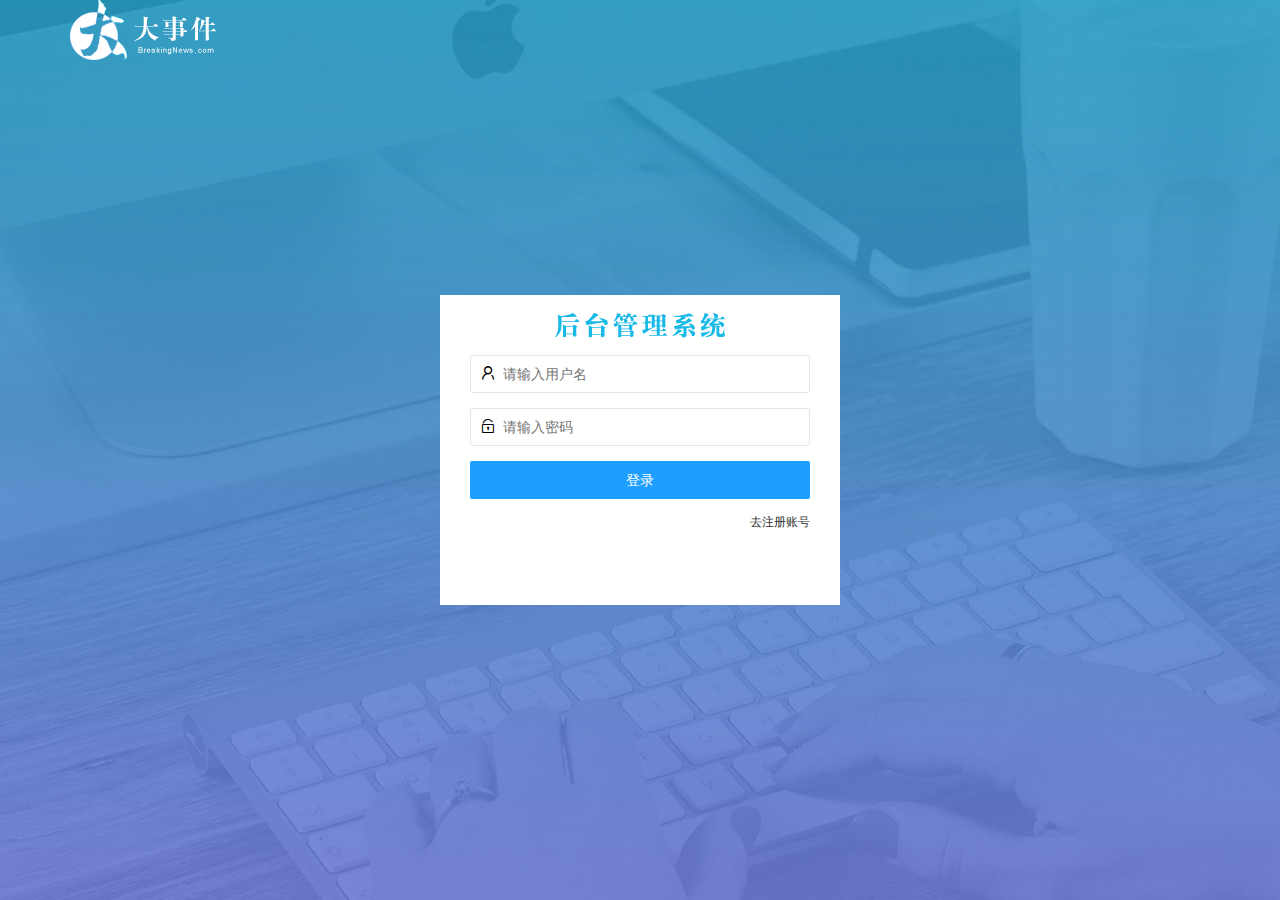
<file: login.html>
<!DOCTYPE html>
<html lang="en">

<head>
    <meta charset="UTF-8">
    <meta name="viewport" content="width=device-width, initial-scale=1.0">
    <title>大事件-登入-注册</title>
    <!-- 导入 layUi 的样式 -->
    <link rel="stylesheet" href="/assets/lib/layui/css/layui.css">
    <!-- 导入自己的样式 -->
    <link rel="stylesheet" href="/assets/css/login.css">

</head>

<body>
    <!-- 头部的 Logo 区域 -->
    <div class="layui-main">
        <img src="/assets/images/logo.png" alt="" />
    </div>

    <!-- 登录注册区域 -->
    <div class="loginAndRegBox">
        <div class="title-box"></div>

        <!-- 登录的div -->
        <div class="login-box">
            <!-- 登录的表单 -->
            <form class="layui-form" id="form_login">
                <!-- 用户名 -->
                <div class="layui-form-item">
                    <i class="layui-icon layui-icon-username"></i>
                    <input type="text" name="username" required lay-verify="required|pwd" placeholder="请输入用户名"
                        autocomplete="off" class="layui-input" />
                </div>
                <!-- 密码 -->
                <div class="layui-form-item">
                    <i class="layui-icon layui-icon-password"></i>
                    <input type="password" name="password" required lay-verify="required|pwd" placeholder="请输入密码"
                        autocomplete="off" class="layui-input" />
                </div>
                <!-- 登录按钮 -->
                <div class="layui-form-item">
                    <!-- 注意：表单提交按钮和普通按钮的区别，就是 lay-submit 属性 -->
                    <button class="layui-btn layui-btn-fluid layui-btn-normal" lay-submit>登录</button>
                </div>
                <div class="layui-form-item links">
                    <a href="javascript:;" id="link_reg">去注册账号</a>
                </div>
            </form>
        </div>
        <!-- 注册的div -->
        <div class="reg-box">
            <!-- 注册的表单 -->
            <form class="layui-form" id="form_reg">
                <!-- 用户名 -->
                <div class="layui-form-item">
                    <i class="layui-icon layui-icon-username"></i>
                    <input type="text" name="username" required lay-verify="required" placeholder="请输入用户名"
                        autocomplete="off" class="layui-input" />
                </div>
                <!-- 密码 -->
                <div class="layui-form-item">
                    <i class="layui-icon layui-icon-password"></i>
                    <input type="password" name="password" required lay-verify="required|pwd" placeholder="请输入密码"
                        autocomplete="off" class="layui-input" />
                </div>
                <!-- 再次输入密码 -->
                <div class="layui-form-item">
                    <i class="layui-icon layui-icon-password"></i>
                    <input type="password" name="password" required lay-verify="required|pwd|repwd" placeholder="请输入密码"
                        autocomplete="off" class="layui-input" />
                </div>
                <!-- 登录按钮 -->
                <div class="layui-form-item">
                    <!-- 注意：表单提交按钮和普通按钮的区别，就是 lay-submit 属性 -->
                    <button class="layui-btn layui-btn-fluid layui-btn-normal" lay-submit>登录</button>
                </div>
                <div class="layui-form-item links">
                    <a href="javascript:;" id="link_login">去登入</a>
                </div>
            </form>
           
        </div>
    </div>


    <script src="/assets/lib/jquery.js"></script>
    <script src="/assets/js/baseAPI.js"></script>
    <script src="/assets/lib/layui/layui.all.js"></script>
    <script src="/assets/js/login.js"></script>
</body>

</html>
</file>
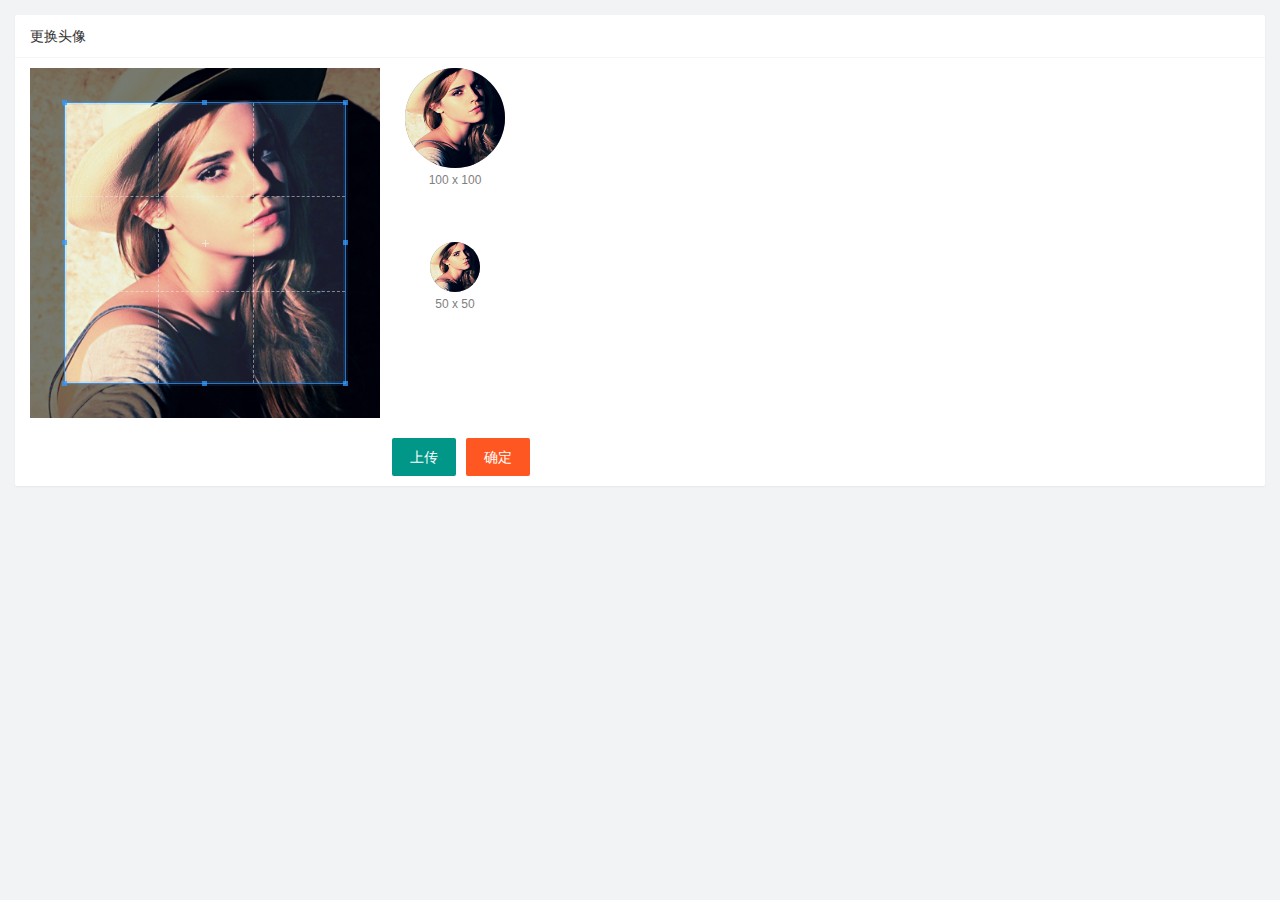
<file: user_avatar.html>
<!DOCTYPE html>
<html lang="en">

<head>
    <meta charset="UTF-8" />
    <meta name="viewport" content="width=device-width, initial-scale=1.0" />
    <title>Document</title>

    <link rel="stylesheet" href="/assets/lib/layui/css/layui.css" />
    <link rel="stylesheet" href="/assets/lib/cropper/cropper.css" />
    <link rel="stylesheet" href="/assets/css/user_avatar.css" />
</head>

<body>
    <!-- 卡片区域 -->
    <div class="layui-card">
        <div class="layui-card-header">更换头像</div>
        <div class="layui-card-body">
            <!-- 第一行的图片裁剪和预览区域 -->
            <div class="row1">
                <!-- 图片裁剪区域 -->
                <div class="cropper-box">
                    <!-- 这个 img 标签很重要，将来会把它初始化为裁剪区域 -->
                    <img id="image" src="/assets/images/sample.jpg" />
                </div>
                <!-- 图片的预览区域 -->
                <div class="preview-box">
                    <div>
                        <!-- 宽高为 100px 的预览区域 -->
                        <div class="img-preview w100"></div>
                        <p class="size">100 x 100</p>
                    </div>
                    <div>
                        <!-- 宽高为 50px 的预览区域 -->
                        <div class="img-preview w50"></div>
                        <p class="size">50 x 50</p>
                    </div>
                </div>
            </div>
            <!-- 第二行的按钮区域 -->
            <div class="row2">
                <!-- 通过 accept=("image/png,image/jpeg") 属性可以指定 允许用户上传图片的路径 -->
                <input type="file" id="file" accept="image/png,image/jpeg" />
                <button type="button" class="layui-btn" id="btnChooseImage">上传</button>
                <button type="button" class="layui-btn layui-btn-danger" id="btnUpload">确定</button>
            </div>
        </div>
    </div>

    <!-- 导入 layui 的 js -->
    <script src="/assets/lib/layui/layui.all.js"></script>
    <!-- 导入 jquery 的 js -->
    <script src="/assets/lib/jquery.js"></script>
    <script src="/assets/lib/cropper/Cropper.js"></script>
    <script src="/assets/lib/cropper/jquery-cropper.js"></script>
    <script src="/assets/js/baseAPI.js"></script>
    <!-- 导入 自己 的 js -->
    <script src="/assets/js/user_avatar.js"></script>


</body>

</html>
</file>
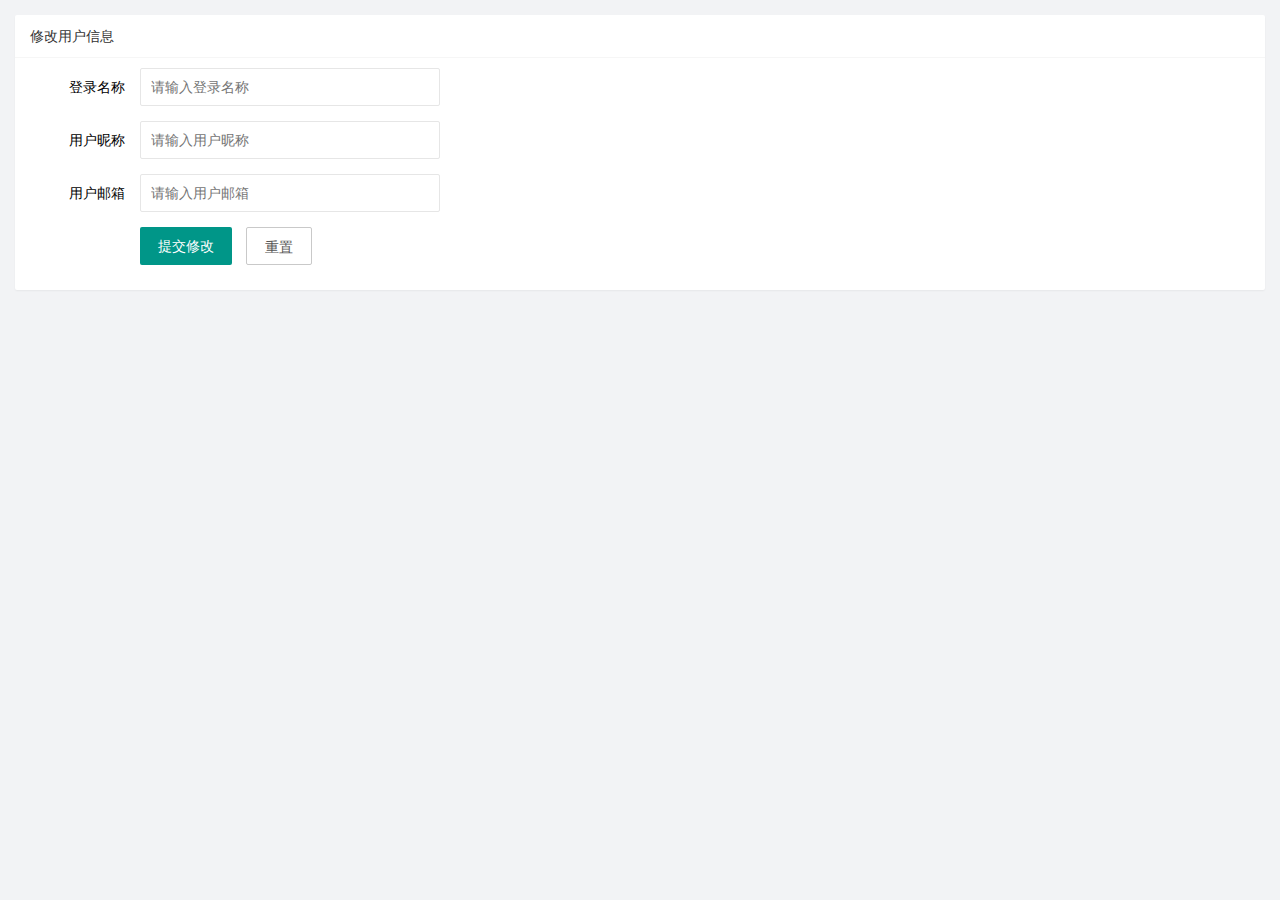
<file: user_info.html>
<!DOCTYPE html>
<html lang="en">

<head>
    <meta charset="UTF-8" />
    <meta name="viewport" content="width=device-width, initial-scale=1.0" />
    <title>Document</title>
    <!-- 导入 layui 的样式 -->
    <link rel="stylesheet" href="/assets/lib/layui/css/layui.css" />
    <!-- 导入自己的样式 -->
    <link rel="stylesheet" href="/assets/css/user_info.css" />
</head>

<body>
    <!-- 卡片区域 -->
    <div class="layui-card">
        <div class="layui-card-header">修改用户信息</div>
        <div class="layui-card-body">
            <!-- form 表单区域 -->
            <form class="layui-form" lay-filter="formUserInfo">
                <!-- 这是隐藏域 -->
                <input type="hidden" name="id" value="" />
                <div class="layui-form-item">
                    <label class="layui-form-label">登录名称</label>
                    <div class="layui-input-block">
                        <input type="text" name="username" required lay-verify="required" placeholder="请输入登录名称"
                            autocomplete="off" class="layui-input"  />
                    </div>
                </div>
                <div class="layui-form-item">
                    <label class="layui-form-label">用户昵称</label>
                    <div class="layui-input-block">
                        <input type="text" name="nickname" required lay-verify="required|nickname" placeholder="请输入用户昵称"
                            autocomplete="off" class="layui-input" />
                    </div>
                </div>
                <div class="layui-form-item">
                    <label class="layui-form-label">用户邮箱</label>
                    <div class="layui-input-block">
                        <input type="text" name="email" required lay-verify="required|email" placeholder="请输入用户邮箱"
                            autocomplete="off" class="layui-input" />
                    </div>
                </div>
                <div class="layui-form-item">
                    <div class="layui-input-block">
                        <button class="layui-btn" lay-submit lay-filter="formDemo">提交修改</button>
                        <button type="reset" class="layui-btn layui-btn-primary" id="btnReset">重置</button>
                    </div>
                </div>
            </form>
        </div>
    </div>


    <!-- 导入 layui 的 js -->
    <script src="/assets/lib/layui/layui.all.js"></script>
    <!-- 导入 jquery -->
    <script src="/assets/lib/jquery.js"></script>
    <!-- 导入 baseAPI -->
    <script src="/assets/js/baseAPI.js"></script>
    <!-- 导入自己的 js -->
    <script src="/assets/js/user_info.js"></script>
</body>

</html>
</file>
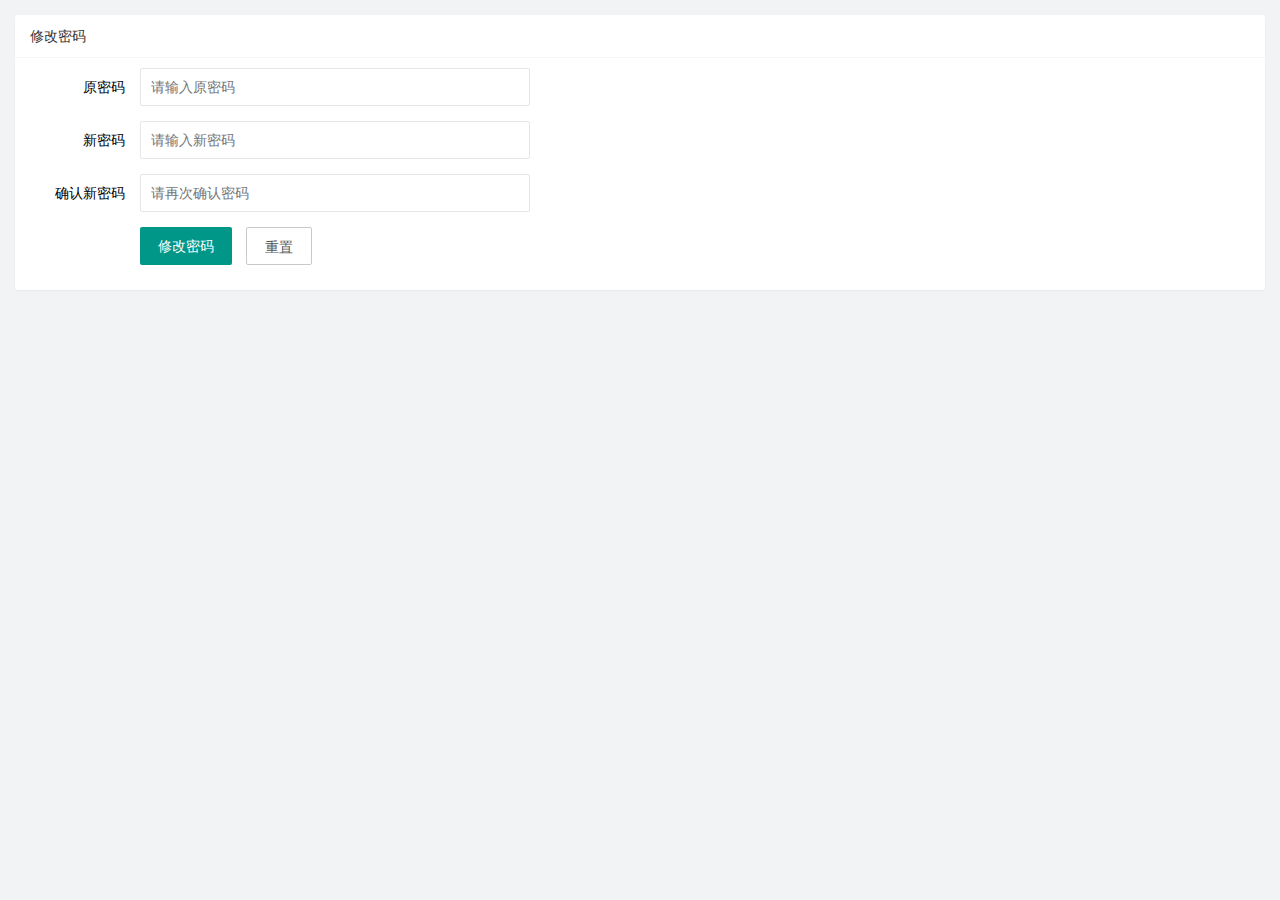
<file: user_pwd.html>
<!DOCTYPE html>
<html lang="en">

<head>
    <meta charset="UTF-8" />
    <meta name="viewport" content="width=device-width, initial-scale=1.0" />
    <title>Document</title>
    <link rel="stylesheet" href="/assets/lib/layui/css/layui.css" />
    <link rel="stylesheet" href="/assets/css/user_pwd.css" />
</head>

<body>
    <!-- 卡片区域 -->
    <div class="layui-card">
        <div class="layui-card-header">修改密码</div>
        <div class="layui-card-body">
            <form class="layui-form">
                <div class="layui-form-item">
                    <label class="layui-form-label">原密码</label>
                    <div class="layui-input-block">
                        <input type="password" name="oldPwd" required lay-verify="required|pwd" placeholder="请输入原密码"
                            autocomplete="off" class="layui-input" />
                    </div>
                </div>
                <div class="layui-form-item">
                    <label class="layui-form-label">新密码</label>
                    <div class="layui-input-block">
                        <input type="password" name="newPwd" required lay-verify="required|pwd|samePwd"
                            placeholder="请输入新密码" autocomplete="off" class="layui-input" />
                    </div>
                </div>
                <div class="layui-form-item">
                    <label class="layui-form-label">确认新密码</label>
                    <div class="layui-input-block">
                        <input type="password" name="rePwd" required lay-verify="required|pwd|rePwd"
                            placeholder="请再次确认密码" autocomplete="off" class="layui-input" />
                    </div>
                </div>
                <div class="layui-form-item">
                    <div class="layui-input-block">
                        <button class="layui-btn" lay-submit lay-filter="formDemo">修改密码</button>
                        <button type="reset" class="layui-btn layui-btn-primary">重置</button>
                    </div>
                </div>
            </form>
        </div>
    </div>

    <!-- 导入 layui 的 js -->
    <script src="/assets/lib/layui/layui.all.js"></script>
    <!-- 导入 jQuery -->
    <script src="/assets/lib/jquery.js"></script>
    <!-- 导入 baseAPI -->
    <script src="/assets/js/baseAPI.js"></script>
    <!-- 导入自己的 js -->
    <script src="/assets/js/user_pwd.js"></script>
</body>

</html>
</file>
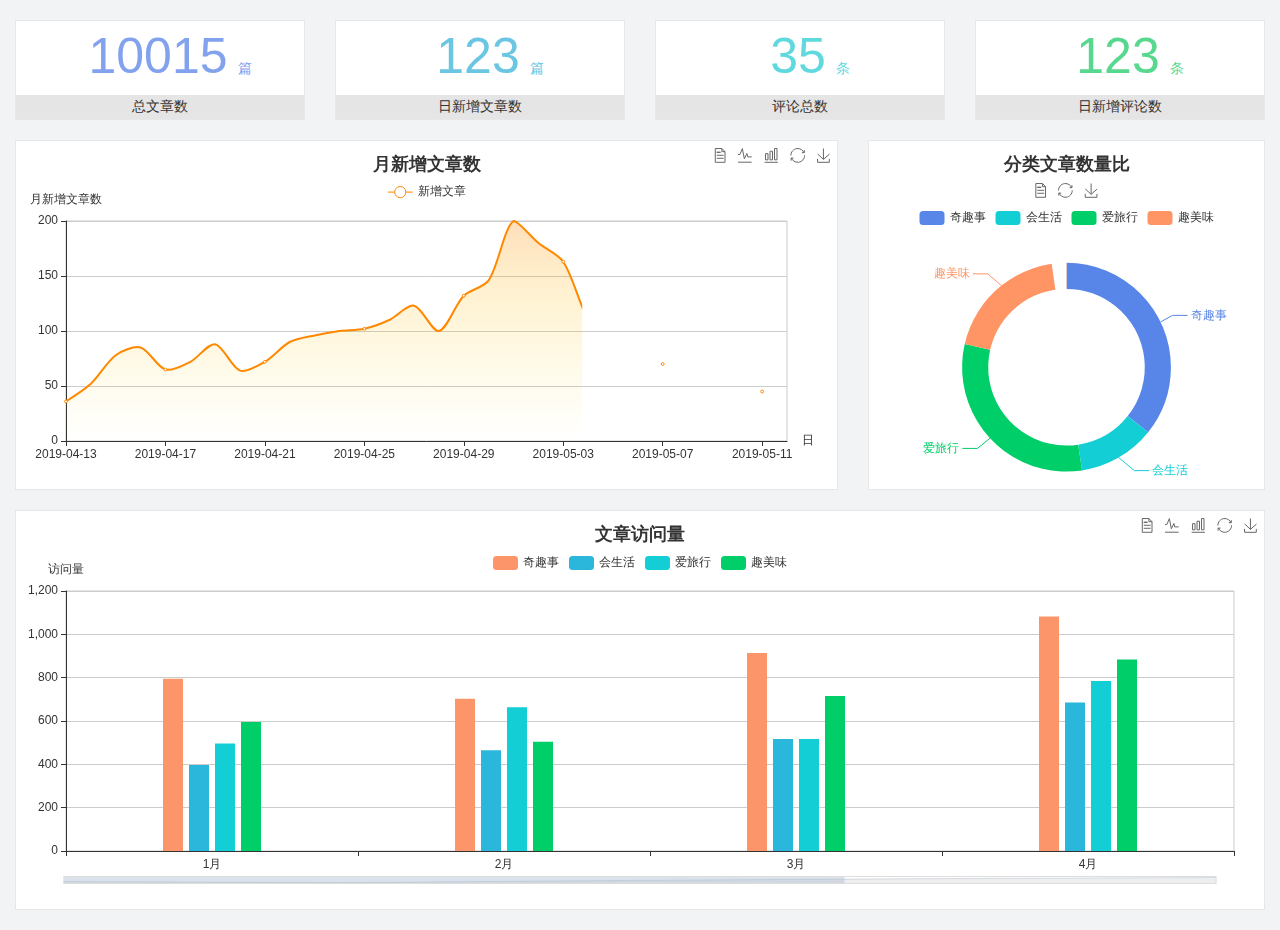
<file: home/dashboard.html>
<!DOCTYPE html>
<html lang="en">

<head>
  <meta charset="UTF-8">
  <meta name="viewport" content="width=device-width, initial-scale=1.0">
  <meta http-equiv="X-UA-Compatible" content="ie=edge">
  <title>图表统计</title>
  <link rel="stylesheet" href="../../assets/lib/bootstrap.css" />
  <link rel="stylesheet" href="../../assets/lib/main.css" />
  <script src="../../assets/lib/jquery.js"></script>
  <script type="text/javascript" src="../../assets/lib/echarts.min.js"></script>
</head>

<body>
  <div class="container-fluid">
    <div class="row spannel_list">
      <div class="col-sm-3 col-xs-6">
        <div class="spannel">
          <em>10015</em><span>篇</span>
          <b>总文章数</b>
        </div>
      </div>
      <div class="col-sm-3 col-xs-6">
        <div class="spannel scolor01">
          <em>123</em><span>篇</span>
          <b>日新增文章数</b>
        </div>
      </div>
      <div class="col-sm-3 col-xs-6">
        <div class="spannel scolor02">
          <em>35</em><span>条</span>
          <b>评论总数</b>
        </div>
      </div>
      <div class="col-sm-3 col-xs-6">
        <div class="spannel scolor03">
          <em>123</em><span>条</span>
          <b>日新增评论数</b>
        </div>
      </div>
    </div>
  </div>

  <div class="container-fluid">
    <div class="row curve-pie">
      <div class="col-lg-8 col-md-8">
        <div class="gragh_pannel" id="curve_show"></div>
      </div>
      <div class="col-lg-4 col-md-4">
        <div class="gragh_pannel" id="pie_show"></div>
      </div>
    </div>
  </div>

  <div class="container-fluid">
    <div class="column_pannel" id="column_show"></div>
  </div>

  <script>
    var oChart = echarts.init(document.getElementById('curve_show'));
    var aList_all = [
      { 'count': 36, 'date': '2019-04-13' },
      { 'count': 52, 'date': '2019-04-14' },
      { 'count': 78, 'date': '2019-04-15' },
      { 'count': 85, 'date': '2019-04-16' },
      { 'count': 65, 'date': '2019-04-17' },
      { 'count': 72, 'date': '2019-04-18' },
      { 'count': 88, 'date': '2019-04-19' },
      { 'count': 64, 'date': '2019-04-20' },
      { 'count': 72, 'date': '2019-04-21' },
      { 'count': 90, 'date': '2019-04-22' },
      { 'count': 96, 'date': '2019-04-23' },
      { 'count': 100, 'date': '2019-04-24' },
      { 'count': 102, 'date': '2019-04-25' },
      { 'count': 110, 'date': '2019-04-26' },
      { 'count': 123, 'date': '2019-04-27' },
      { 'count': 100, 'date': '2019-04-28' },
      { 'count': 132, 'date': '2019-04-29' },
      { 'count': 146, 'date': '2019-04-30' },
      { 'count': 200, 'date': '2019-05-01' },
      { 'count': 180, 'date': '2019-05-02' },
      { 'count': 163, 'date': '2019-05-03' },
      { 'count': 110, 'date': '2019-05-04' },
      { 'count': 80, 'date': '2019-05-05' },
      { 'count': 82, 'date': '2019-05-06' },
      { 'count': 70, 'date': '2019-05-07' },
      { 'count': 65, 'date': '2019-05-08' },
      { 'count': 54, 'date': '2019-05-09' },
      { 'count': 40, 'date': '2019-05-10' },
      { 'count': 45, 'date': '2019-05-11' },
      { 'count': 38, 'date': '2019-05-12' },
    ];

    let aCount = [];
    let aDate = [];

    for (var i = 0; i < aList_all.length; i++) {
      aCount.push(aList_all[i].count);
      aDate.push(aList_all[i].date);
    }

    var chartopt = {
      title: {
        text: '月新增文章数',
        left: 'center',
        top: '10'
      },
      tooltip: {
        trigger: 'axis'
      },
      legend: {
        data: ['新增文章'],
        top: '40'
      },
      toolbox: {
        show: true,
        feature: {
          mark: { show: true },
          dataView: { show: true, readOnly: false },
          magicType: { show: true, type: ['line', 'bar'] },
          restore: { show: true },
          saveAsImage: { show: true }
        }
      },
      calculable: true,
      xAxis: [
        {
          name: '日',
          type: 'category',
          boundaryGap: false,
          data: aDate
        }
      ],
      yAxis: [
        {
          name: '月新增文章数',
          type: 'value'
        }
      ],
      series: [
        {
          name: '新增文章',
          type: 'line',
          smooth: true,
          itemStyle: { normal: { areaStyle: { type: 'default' }, color: '#f80' }, lineStyle: { color: '#f80' } },
          data: aCount
        }],
      areaStyle: {
        normal: {
          color: new echarts.graphic.LinearGradient(0, 0, 0, 1, [{
            offset: 0,
            color: 'rgba(255,136,0,0.39)'
          }, {
            offset: .34,
            color: 'rgba(255,180,0,0.25)'
          }, {
            offset: 1,
            color: 'rgba(255,222,0,0.00)'
          }])

        }
      },
      grid: {
        show: true,
        x: 50,
        x2: 50,
        y: 80,
        height: 220
      }
    };

    oChart.setOption(chartopt);


    var oPie = echarts.init(document.getElementById('pie_show'));
    var oPieopt =
    {
      title: {
        top: 10,
        text: '分类文章数量比',
        x: 'center'
      },
      tooltip: {
        trigger: 'item',
        formatter: "{a} <br/>{b} : {c} ({d}%)"
      },
      color: ['#5885e8', '#13cfd5', '#00ce68', '#ff9565'],
      legend: {
        x: 'center',
        top: 65,
        data: ['奇趣事', '会生活', '爱旅行', '趣美味']
      },
      toolbox: {
        show: true,
        x: 'center',
        top: 35,
        feature: {
          mark: { show: true },
          dataView: { show: true, readOnly: false },
          magicType: {
            show: true,
            type: ['pie', 'funnel'],
            option: {
              funnel: {
                x: '25%',
                width: '50%',
                funnelAlign: 'left',
                max: 1548
              }
            }
          },
          restore: { show: true },
          saveAsImage: { show: true }
        }
      },
      calculable: true,
      series: [
        {
          name: '访问来源',
          type: 'pie',
          radius: ['45%', '60%'],
          center: ['50%', '65%'],
          data: [
            { value: 300, name: '奇趣事' },
            { value: 100, name: '会生活' },
            { value: 260, name: '爱旅行' },
            { value: 180, name: '趣美味' }
          ]
        }
      ]
    };
    oPie.setOption(oPieopt);



    var oColumn = this.echarts.init(document.getElementById('column_show'));
    var oColumnopt =
    {
      title: {
        text: '文章访问量',
        left: 'center',
        top: '10'
      },
      tooltip: {
        trigger: 'axis'
      },
      legend: {
        data: ['奇趣事', '会生活', '爱旅行', '趣美味'],
        top: '40'
      },
      toolbox: {
        show: true,
        feature: {
          mark: { show: true },
          dataView: { show: true, readOnly: false },
          magicType: { show: true, type: ['line', 'bar'] },
          restore: { show: true },
          saveAsImage: { show: true }
        }
      },
      calculable: true,
      xAxis: [
        {
          type: 'category',
          data: ['1月', '2月', '3月', '4月', '5月']
        }
      ],
      yAxis: [
        {
          name: '访问量',
          type: 'value'
        }
      ],
      series: [
        {
          name: '奇趣事',
          type: 'bar',
          barWidth: 20,
          itemStyle: {
            normal: { areaStyle: { type: 'default' }, color: '#fd956a' }
          },
          data: [800, 708, 920, 1090, 1200]
        },
        {
          name: '会生活',
          type: 'bar',
          barWidth: 20,
          itemStyle: {
            normal: { areaStyle: { type: 'default' }, color: '#2bb6db' }
          },
          data: [400, 468, 520, 690, 800]
        },
        {
          name: '爱旅行',
          type: 'bar',
          barWidth: 20,
          itemStyle: {
            normal: { areaStyle: { type: 'default' }, color: '#13cfd5' }
          },
          data: [500, 668, 520, 790, 900]
        },
        {
          name: '趣美味',
          type: 'bar',
          barWidth: 20,
          itemStyle: {
            normal: { areaStyle: { type: 'default' }, color: '#00ce68' }
          },
          data: [600, 508, 720, 890, 1000]
        }
      ],
      grid: {
        show: true,
        x: 50,
        x2: 30,
        y: 80,
        height: 260
      },
      dataZoom: [//给x轴设置滚动条
        {
          start: 0,//默认为0
          end: 100 - 1000 / 31,//默认为100
          type: 'slider',
          show: true,
          xAxisIndex: [0],
          handleSize: 0,//滑动条的 左右2个滑动条的大小
          height: 8,//组件高度
          left: 45, //左边的距离
          right: 50,//右边的距离
          bottom: 26,//右边的距离
          handleColor: '#ddd',//h滑动图标的颜色
          handleStyle: {
            borderColor: "#cacaca",
            borderWidth: "1",
            shadowBlur: 2,
            background: "#ddd",
            shadowColor: "#ddd",
          }
        }]
    };
    oColumn.setOption(oColumnopt);
  </script>
</body>

</html>
</file>
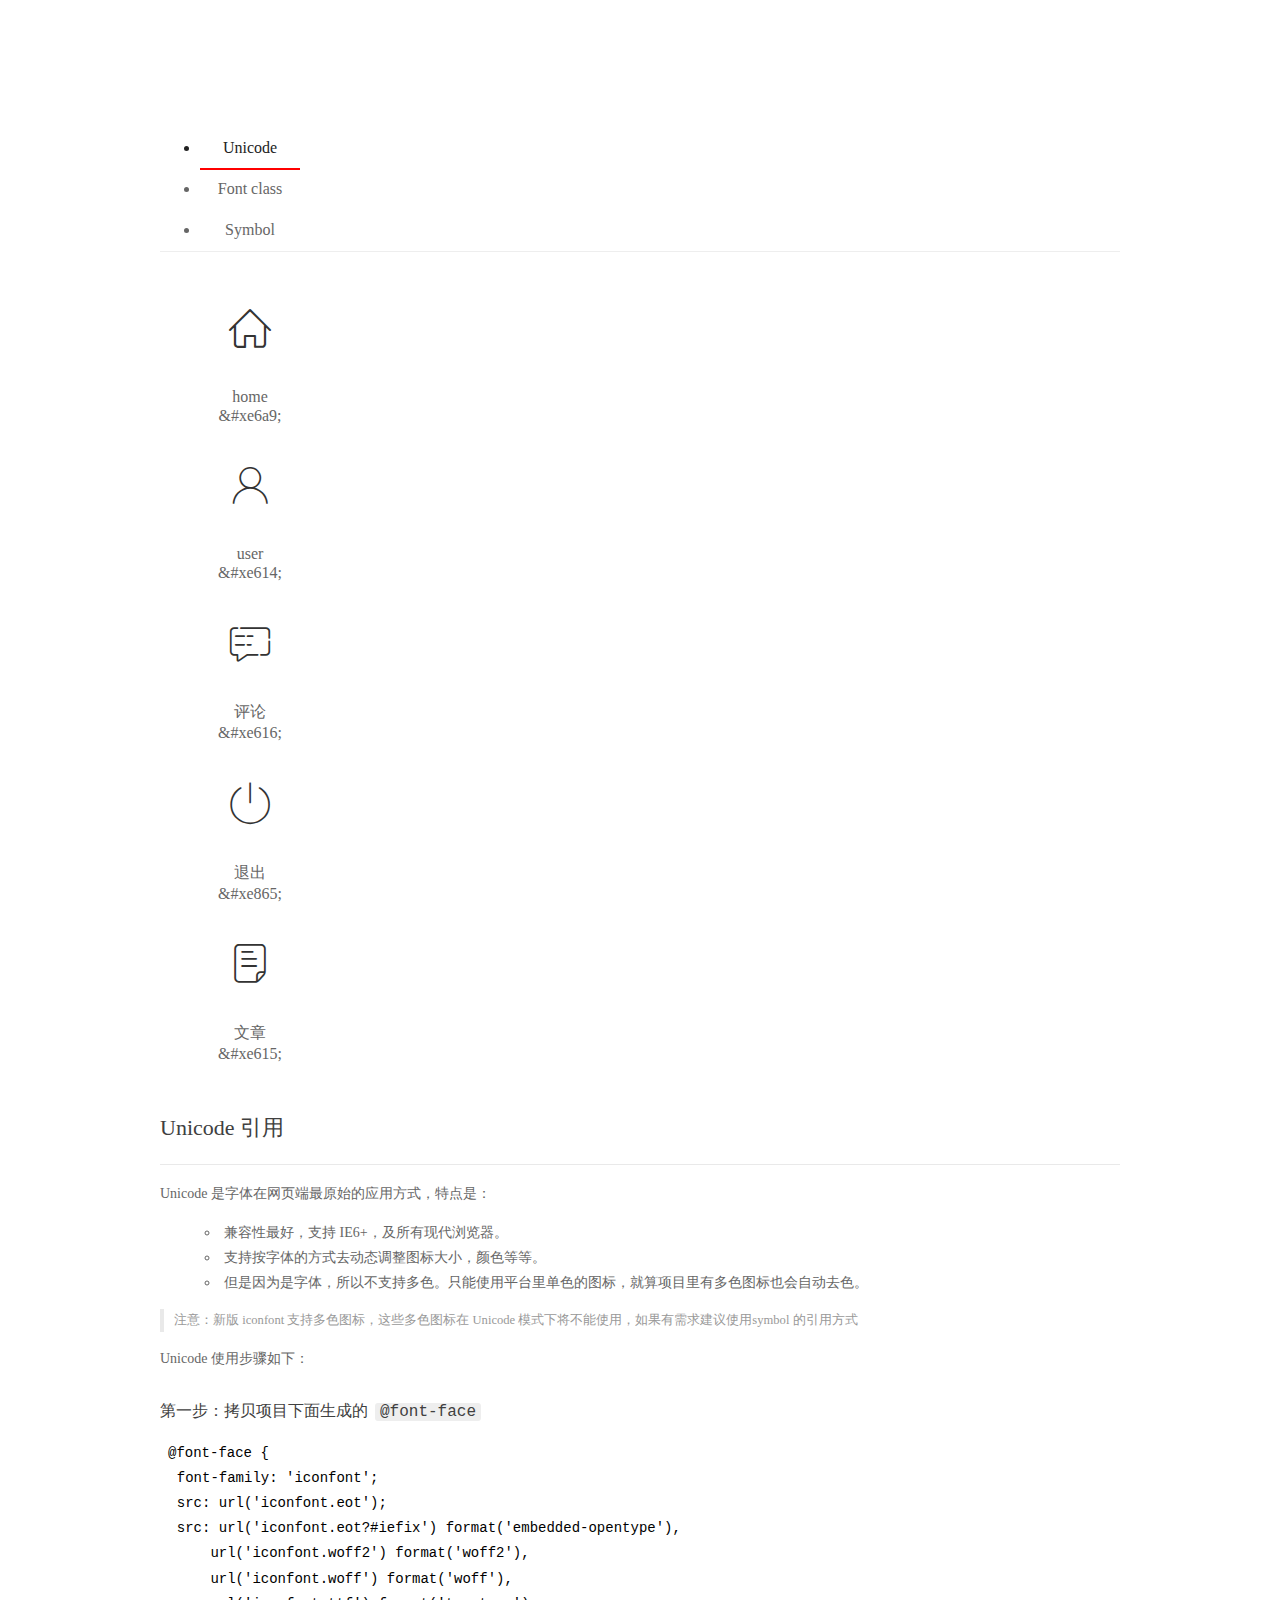
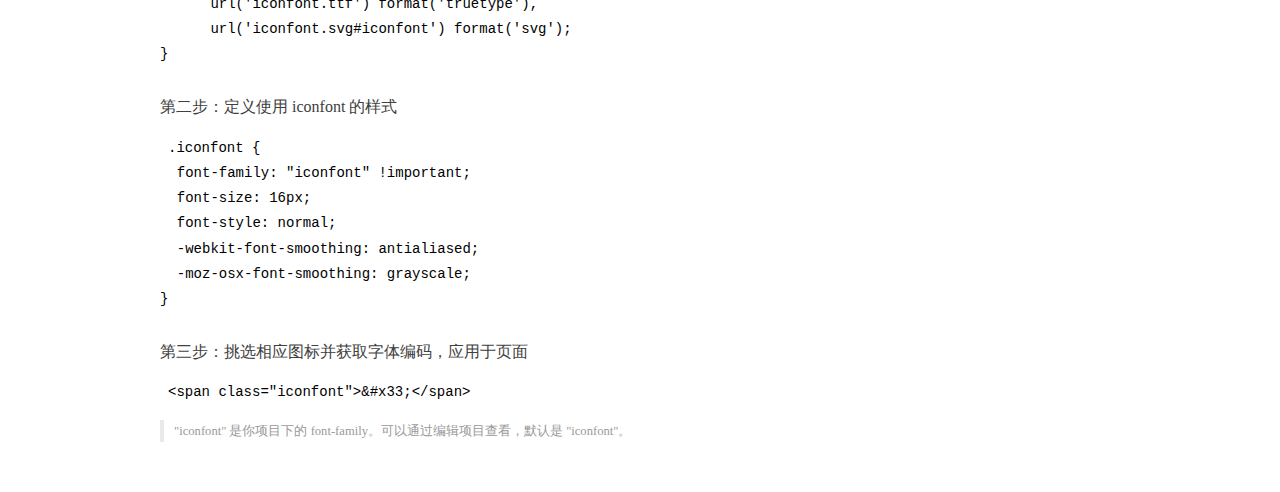
<file: assets/fonts/demo_index.html>
<!DOCTYPE html>
<html>
<head>
  <meta charset="utf-8"/>
  <title>IconFont Demo</title>
  <link rel="shortcut icon" href="https://gtms04.alicdn.com/tps/i4/TB1_oz6GVXXXXaFXpXXJDFnIXXX-64-64.ico" type="image/x-icon"/>
  <link rel="stylesheet" href="https://g.alicdn.com/thx/cube/1.3.2/cube.min.css">
  <link rel="stylesheet" href="demo.css">
  <link rel="stylesheet" href="iconfont.css">
  <script src="iconfont.js"></script>
  <!-- jQuery -->
  <script src="https://a1.alicdn.com/oss/uploads/2018/12/26/7bfddb60-08e8-11e9-9b04-53e73bb6408b.js"></script>
  <!-- 代码高亮 -->
  <script src="https://a1.alicdn.com/oss/uploads/2018/12/26/a3f714d0-08e6-11e9-8a15-ebf944d7534c.js"></script>
</head>
<body>
  <div class="main">
    <h1 class="logo"><a href="https://www.iconfont.cn/" title="iconfont 首页" target="_blank">&#xe86b;</a></h1>
    <div class="nav-tabs">
      <ul id="tabs" class="dib-box">
        <li class="dib active"><span>Unicode</span></li>
        <li class="dib"><span>Font class</span></li>
        <li class="dib"><span>Symbol</span></li>
      </ul>
      
    </div>
    <div class="tab-container">
      <div class="content unicode" style="display: block;">
          <ul class="icon_lists dib-box">
          
            <li class="dib">
              <span class="icon iconfont">&#xe6a9;</span>
                <div class="name">home</div>
                <div class="code-name">&amp;#xe6a9;</div>
              </li>
          
            <li class="dib">
              <span class="icon iconfont">&#xe614;</span>
                <div class="name">user</div>
                <div class="code-name">&amp;#xe614;</div>
              </li>
          
            <li class="dib">
              <span class="icon iconfont">&#xe616;</span>
                <div class="name">评论</div>
                <div class="code-name">&amp;#xe616;</div>
              </li>
          
            <li class="dib">
              <span class="icon iconfont">&#xe865;</span>
                <div class="name">退出</div>
                <div class="code-name">&amp;#xe865;</div>
              </li>
          
            <li class="dib">
              <span class="icon iconfont">&#xe615;</span>
                <div class="name">文章</div>
                <div class="code-name">&amp;#xe615;</div>
              </li>
          
          </ul>
          <div class="article markdown">
          <h2 id="unicode-">Unicode 引用</h2>
          <hr>

          <p>Unicode 是字体在网页端最原始的应用方式，特点是：</p>
          <ul>
            <li>兼容性最好，支持 IE6+，及所有现代浏览器。</li>
            <li>支持按字体的方式去动态调整图标大小，颜色等等。</li>
            <li>但是因为是字体，所以不支持多色。只能使用平台里单色的图标，就算项目里有多色图标也会自动去色。</li>
          </ul>
          <blockquote>
            <p>注意：新版 iconfont 支持多色图标，这些多色图标在 Unicode 模式下将不能使用，如果有需求建议使用symbol 的引用方式</p>
          </blockquote>
          <p>Unicode 使用步骤如下：</p>
          <h3 id="-font-face">第一步：拷贝项目下面生成的 <code>@font-face</code></h3>
<pre><code class="language-css"
>@font-face {
  font-family: 'iconfont';
  src: url('iconfont.eot');
  src: url('iconfont.eot?#iefix') format('embedded-opentype'),
      url('iconfont.woff2') format('woff2'),
      url('iconfont.woff') format('woff'),
      url('iconfont.ttf') format('truetype'),
      url('iconfont.svg#iconfont') format('svg');
}
</code></pre>
          <h3 id="-iconfont-">第二步：定义使用 iconfont 的样式</h3>
<pre><code class="language-css"
>.iconfont {
  font-family: "iconfont" !important;
  font-size: 16px;
  font-style: normal;
  -webkit-font-smoothing: antialiased;
  -moz-osx-font-smoothing: grayscale;
}
</code></pre>
          <h3 id="-">第三步：挑选相应图标并获取字体编码，应用于页面</h3>
<pre>
<code class="language-html"
>&lt;span class="iconfont"&gt;&amp;#x33;&lt;/span&gt;
</code></pre>
          <blockquote>
            <p>"iconfont" 是你项目下的 font-family。可以通过编辑项目查看，默认是 "iconfont"。</p>
          </blockquote>
          </div>
      </div>
      <div class="content font-class">
        <ul class="icon_lists dib-box">
          
          <li class="dib">
            <span class="icon iconfont icon-home"></span>
            <div class="name">
              home
            </div>
            <div class="code-name">.icon-home
            </div>
          </li>
          
          <li class="dib">
            <span class="icon iconfont icon-user"></span>
            <div class="name">
              user
            </div>
            <div class="code-name">.icon-user
            </div>
          </li>
          
          <li class="dib">
            <span class="icon iconfont icon-pinglun"></span>
            <div class="name">
              评论
            </div>
            <div class="code-name">.icon-pinglun
            </div>
          </li>
          
          <li class="dib">
            <span class="icon iconfont icon-tuichu"></span>
            <div class="name">
              退出
            </div>
            <div class="code-name">.icon-tuichu
            </div>
          </li>
          
          <li class="dib">
            <span class="icon iconfont icon-16"></span>
            <div class="name">
              文章
            </div>
            <div class="code-name">.icon-16
            </div>
          </li>
          
        </ul>
        <div class="article markdown">
        <h2 id="font-class-">font-class 引用</h2>
        <hr>

        <p>font-class 是 Unicode 使用方式的一种变种，主要是解决 Unicode 书写不直观，语意不明确的问题。</p>
        <p>与 Unicode 使用方式相比，具有如下特点：</p>
        <ul>
          <li>兼容性良好，支持 IE8+，及所有现代浏览器。</li>
          <li>相比于 Unicode 语意明确，书写更直观。可以很容易分辨这个 icon 是什么。</li>
          <li>因为使用 class 来定义图标，所以当要替换图标时，只需要修改 class 里面的 Unicode 引用。</li>
          <li>不过因为本质上还是使用的字体，所以多色图标还是不支持的。</li>
        </ul>
        <p>使用步骤如下：</p>
        <h3 id="-fontclass-">第一步：引入项目下面生成的 fontclass 代码：</h3>
<pre><code class="language-html">&lt;link rel="stylesheet" href="./iconfont.css"&gt;
</code></pre>
        <h3 id="-">第二步：挑选相应图标并获取类名，应用于页面：</h3>
<pre><code class="language-html">&lt;span class="iconfont icon-xxx"&gt;&lt;/span&gt;
</code></pre>
        <blockquote>
          <p>"
            iconfont" 是你项目下的 font-family。可以通过编辑项目查看，默认是 "iconfont"。</p>
        </blockquote>
      </div>
      </div>
      <div class="content symbol">
          <ul class="icon_lists dib-box">
          
            <li class="dib">
                <svg class="icon svg-icon" aria-hidden="true">
                  <use xlink:href="#icon-home"></use>
                </svg>
                <div class="name">home</div>
                <div class="code-name">#icon-home</div>
            </li>
          
            <li class="dib">
                <svg class="icon svg-icon" aria-hidden="true">
                  <use xlink:href="#icon-user"></use>
                </svg>
                <div class="name">user</div>
                <div class="code-name">#icon-user</div>
            </li>
          
            <li class="dib">
                <svg class="icon svg-icon" aria-hidden="true">
                  <use xlink:href="#icon-pinglun"></use>
                </svg>
                <div class="name">评论</div>
                <div class="code-name">#icon-pinglun</div>
            </li>
          
            <li class="dib">
                <svg class="icon svg-icon" aria-hidden="true">
                  <use xlink:href="#icon-tuichu"></use>
                </svg>
                <div class="name">退出</div>
                <div class="code-name">#icon-tuichu</div>
            </li>
          
            <li class="dib">
                <svg class="icon svg-icon" aria-hidden="true">
                  <use xlink:href="#icon-16"></use>
                </svg>
                <div class="name">文章</div>
                <div class="code-name">#icon-16</div>
            </li>
          
          </ul>
          <div class="article markdown">
          <h2 id="symbol-">Symbol 引用</h2>
          <hr>

          <p>这是一种全新的使用方式，应该说这才是未来的主流，也是平台目前推荐的用法。相关介绍可以参考这篇<a href="">文章</a>
            这种用法其实是做了一个 SVG 的集合，与另外两种相比具有如下特点：</p>
          <ul>
            <li>支持多色图标了，不再受单色限制。</li>
            <li>通过一些技巧，支持像字体那样，通过 <code>font-size</code>, <code>color</code> 来调整样式。</li>
            <li>兼容性较差，支持 IE9+，及现代浏览器。</li>
            <li>浏览器渲染 SVG 的性能一般，还不如 png。</li>
          </ul>
          <p>使用步骤如下：</p>
          <h3 id="-symbol-">第一步：引入项目下面生成的 symbol 代码：</h3>
<pre><code class="language-html">&lt;script src="./iconfont.js"&gt;&lt;/script&gt;
</code></pre>
          <h3 id="-css-">第二步：加入通用 CSS 代码（引入一次就行）：</h3>
<pre><code class="language-html">&lt;style&gt;
.icon {
  width: 1em;
  height: 1em;
  vertical-align: -0.15em;
  fill: currentColor;
  overflow: hidden;
}
&lt;/style&gt;
</code></pre>
          <h3 id="-">第三步：挑选相应图标并获取类名，应用于页面：</h3>
<pre><code class="language-html">&lt;svg class="icon" aria-hidden="true"&gt;
  &lt;use xlink:href="#icon-xxx"&gt;&lt;/use&gt;
&lt;/svg&gt;
</code></pre>
          </div>
      </div>

    </div>
  </div>
  <script>
  $(document).ready(function () {
      $('.tab-container .content:first').show()

      $('#tabs li').click(function (e) {
        var tabContent = $('.tab-container .content')
        var index = $(this).index()

        if ($(this).hasClass('active')) {
          return
        } else {
          $('#tabs li').removeClass('active')
          $(this).addClass('active')

          tabContent.hide().eq(index).fadeIn()
        }
      })
    })
  </script>
</body>
</html>
</file>
<file: assets/lib/layui/css/layui.css>
/** layui-v2.5.5 MIT License By https://www.layui.com */
 .layui-inline,img{display:inline-block;vertical-align:middle}h1,h2,h3,h4,h5,h6{font-weight:400}.layui-edge,.layui-header,.layui-inline,.layui-main{position:relative}.layui-body,.layui-edge,.layui-elip{overflow:hidden}.layui-btn,.layui-edge,.layui-inline,img{vertical-align:middle}.layui-btn,.layui-disabled,.layui-icon,.layui-unselect{-moz-user-select:none;-webkit-user-select:none;-ms-user-select:none}.layui-elip,.layui-form-checkbox span,.layui-form-pane .layui-form-label{text-overflow:ellipsis;white-space:nowrap}.layui-breadcrumb,.layui-tree-btnGroup{visibility:hidden}blockquote,body,button,dd,div,dl,dt,form,h1,h2,h3,h4,h5,h6,input,li,ol,p,pre,td,textarea,th,ul{margin:0;padding:0;-webkit-tap-highlight-color:rgba(0,0,0,0)}a:active,a:hover{outline:0}img{border:none}li{list-style:none}table{border-collapse:collapse;border-spacing:0}h4,h5,h6{font-size:100%}button,input,optgroup,option,select,textarea{font-family:inherit;font-size:inherit;font-style:inherit;font-weight:inherit;outline:0}pre{white-space:pre-wrap;white-space:-moz-pre-wrap;white-space:-pre-wrap;white-space:-o-pre-wrap;word-wrap:break-word}body{line-height:24px;font:14px Helvetica Neue,Helvetica,PingFang SC,Tahoma,Arial,sans-serif}hr{height:1px;margin:10px 0;border:0;clear:both}a{color:#333;text-decoration:none}a:hover{color:#777}a cite{font-style:normal;*cursor:pointer}.layui-border-box,.layui-border-box *{box-sizing:border-box}.layui-box,.layui-box *{box-sizing:content-box}.layui-clear{clear:both;*zoom:1}.layui-clear:after{content:'\20';clear:both;*zoom:1;display:block;height:0}.layui-inline{*display:inline;*zoom:1}.layui-edge{display:inline-block;width:0;height:0;border-width:6px;border-style:dashed;border-color:transparent}.layui-edge-top{top:-4px;border-bottom-color:#999;border-bottom-style:solid}.layui-edge-right{border-left-color:#999;border-left-style:solid}.layui-edge-bottom{top:2px;border-top-color:#999;border-top-style:solid}.layui-edge-left{border-right-color:#999;border-right-style:solid}.layui-disabled,.layui-disabled:hover{color:#d2d2d2!important;cursor:not-allowed!important}.layui-circle{border-radius:100%}.layui-show{display:block!important}.layui-hide{display:none!important}@font-face{font-family:layui-icon;src:url(../font/iconfont.eot?v=250);src:url(../font/iconfont.eot?v=250#iefix) format('embedded-opentype'),url(../font/iconfont.woff2?v=250) format('woff2'),url(../font/iconfont.woff?v=250) format('woff'),url(../font/iconfont.ttf?v=250) format('truetype'),url(../font/iconfont.svg?v=250#layui-icon) format('svg')}.layui-icon{font-family:layui-icon!important;font-size:16px;font-style:normal;-webkit-font-smoothing:antialiased;-moz-osx-font-smoothing:grayscale}.layui-icon-reply-fill:before{content:"\e611"}.layui-icon-set-fill:before{content:"\e614"}.layui-icon-menu-fill:before{content:"\e60f"}.layui-icon-search:before{content:"\e615"}.layui-icon-share:before{content:"\e641"}.layui-icon-set-sm:before{content:"\e620"}.layui-icon-engine:before{content:"\e628"}.layui-icon-close:before{content:"\1006"}.layui-icon-close-fill:before{content:"\1007"}.layui-icon-chart-screen:before{content:"\e629"}.layui-icon-star:before{content:"\e600"}.layui-icon-circle-dot:before{content:"\e617"}.layui-icon-chat:before{content:"\e606"}.layui-icon-release:before{content:"\e609"}.layui-icon-list:before{content:"\e60a"}.layui-icon-chart:before{content:"\e62c"}.layui-icon-ok-circle:before{content:"\1005"}.layui-icon-layim-theme:before{content:"\e61b"}.layui-icon-table:before{content:"\e62d"}.layui-icon-right:before{content:"\e602"}.layui-icon-left:before{content:"\e603"}.layui-icon-cart-simple:before{content:"\e698"}.layui-icon-face-cry:before{content:"\e69c"}.layui-icon-face-smile:before{content:"\e6af"}.layui-icon-survey:before{content:"\e6b2"}.layui-icon-tree:before{content:"\e62e"}.layui-icon-upload-circle:before{content:"\e62f"}.layui-icon-add-circle:before{content:"\e61f"}.layui-icon-download-circle:before{content:"\e601"}.layui-icon-templeate-1:before{content:"\e630"}.layui-icon-util:before{content:"\e631"}.layui-icon-face-surprised:before{content:"\e664"}.layui-icon-edit:before{content:"\e642"}.layui-icon-speaker:before{content:"\e645"}.layui-icon-down:before{content:"\e61a"}.layui-icon-file:before{content:"\e621"}.layui-icon-layouts:before{content:"\e632"}.layui-icon-rate-half:before{content:"\e6c9"}.layui-icon-add-circle-fine:before{content:"\e608"}.layui-icon-prev-circle:before{content:"\e633"}.layui-icon-read:before{content:"\e705"}.layui-icon-404:before{content:"\e61c"}.layui-icon-carousel:before{content:"\e634"}.layui-icon-help:before{content:"\e607"}.layui-icon-code-circle:before{content:"\e635"}.layui-icon-water:before{content:"\e636"}.layui-icon-username:before{content:"\e66f"}.layui-icon-find-fill:before{content:"\e670"}.layui-icon-about:before{content:"\e60b"}.layui-icon-location:before{content:"\e715"}.layui-icon-up:before{content:"\e619"}.layui-icon-pause:before{content:"\e651"}.layui-icon-date:before{content:"\e637"}.layui-icon-layim-uploadfile:before{content:"\e61d"}.layui-icon-delete:before{content:"\e640"}.layui-icon-play:before{content:"\e652"}.layui-icon-top:before{content:"\e604"}.layui-icon-friends:before{content:"\e612"}.layui-icon-refresh-3:before{content:"\e9aa"}.layui-icon-ok:before{content:"\e605"}.layui-icon-layer:before{content:"\e638"}.layui-icon-face-smile-fine:before{content:"\e60c"}.layui-icon-dollar:before{content:"\e659"}.layui-icon-group:before{content:"\e613"}.layui-icon-layim-download:before{content:"\e61e"}.layui-icon-picture-fine:before{content:"\e60d"}.layui-icon-link:before{content:"\e64c"}.layui-icon-diamond:before{content:"\e735"}.layui-icon-log:before{content:"\e60e"}.layui-icon-rate-solid:before{content:"\e67a"}.layui-icon-fonts-del:before{content:"\e64f"}.layui-icon-unlink:before{content:"\e64d"}.layui-icon-fonts-clear:before{content:"\e639"}.layui-icon-triangle-r:before{content:"\e623"}.layui-icon-circle:before{content:"\e63f"}.layui-icon-radio:before{content:"\e643"}.layui-icon-align-center:before{content:"\e647"}.layui-icon-align-right:before{content:"\e648"}.layui-icon-align-left:before{content:"\e649"}.layui-icon-loading-1:before{content:"\e63e"}.layui-icon-return:before{content:"\e65c"}.layui-icon-fonts-strong:before{content:"\e62b"}.layui-icon-upload:before{content:"\e67c"}.layui-icon-dialogue:before{content:"\e63a"}.layui-icon-video:before{content:"\e6ed"}.layui-icon-headset:before{content:"\e6fc"}.layui-icon-cellphone-fine:before{content:"\e63b"}.layui-icon-add-1:before{content:"\e654"}.layui-icon-face-smile-b:before{content:"\e650"}.layui-icon-fonts-html:before{content:"\e64b"}.layui-icon-form:before{content:"\e63c"}.layui-icon-cart:before{content:"\e657"}.layui-icon-camera-fill:before{content:"\e65d"}.layui-icon-tabs:before{content:"\e62a"}.layui-icon-fonts-code:before{content:"\e64e"}.layui-icon-fire:before{content:"\e756"}.layui-icon-set:before{content:"\e716"}.layui-icon-fonts-u:before{content:"\e646"}.layui-icon-triangle-d:before{content:"\e625"}.layui-icon-tips:before{content:"\e702"}.layui-icon-picture:before{content:"\e64a"}.layui-icon-more-vertical:before{content:"\e671"}.layui-icon-flag:before{content:"\e66c"}.layui-icon-loading:before{content:"\e63d"}.layui-icon-fonts-i:before{content:"\e644"}.layui-icon-refresh-1:before{content:"\e666"}.layui-icon-rmb:before{content:"\e65e"}.layui-icon-home:before{content:"\e68e"}.layui-icon-user:before{content:"\e770"}.layui-icon-notice:before{content:"\e667"}.layui-icon-login-weibo:before{content:"\e675"}.layui-icon-voice:before{content:"\e688"}.layui-icon-upload-drag:before{content:"\e681"}.layui-icon-login-qq:before{content:"\e676"}.layui-icon-snowflake:before{content:"\e6b1"}.layui-icon-file-b:before{content:"\e655"}.layui-icon-template:before{content:"\e663"}.layui-icon-auz:before{content:"\e672"}.layui-icon-console:before{content:"\e665"}.layui-icon-app:before{content:"\e653"}.layui-icon-prev:before{content:"\e65a"}.layui-icon-website:before{content:"\e7ae"}.layui-icon-next:before{content:"\e65b"}.layui-icon-component:before{content:"\e857"}.layui-icon-more:before{content:"\e65f"}.layui-icon-login-wechat:before{content:"\e677"}.layui-icon-shrink-right:before{content:"\e668"}.layui-icon-spread-left:before{content:"\e66b"}.layui-icon-camera:before{content:"\e660"}.layui-icon-note:before{content:"\e66e"}.layui-icon-refresh:before{content:"\e669"}.layui-icon-female:before{content:"\e661"}.layui-icon-male:before{content:"\e662"}.layui-icon-password:before{content:"\e673"}.layui-icon-senior:before{content:"\e674"}.layui-icon-theme:before{content:"\e66a"}.layui-icon-tread:before{content:"\e6c5"}.layui-icon-praise:before{content:"\e6c6"}.layui-icon-star-fill:before{content:"\e658"}.layui-icon-rate:before{content:"\e67b"}.layui-icon-template-1:before{content:"\e656"}.layui-icon-vercode:before{content:"\e679"}.layui-icon-cellphone:before{content:"\e678"}.layui-icon-screen-full:before{content:"\e622"}.layui-icon-screen-restore:before{content:"\e758"}.layui-icon-cols:before{content:"\e610"}.layui-icon-export:before{content:"\e67d"}.layui-icon-print:before{content:"\e66d"}.layui-icon-slider:before{content:"\e714"}.layui-icon-addition:before{content:"\e624"}.layui-icon-subtraction:before{content:"\e67e"}.layui-icon-service:before{content:"\e626"}.layui-icon-transfer:before{content:"\e691"}.layui-main{width:1140px;margin:0 auto}.layui-header{z-index:1000;height:60px}.layui-header a:hover{transition:all .5s;-webkit-transition:all .5s}.layui-side{position:fixed;left:0;top:0;bottom:0;z-index:999;width:200px;overflow-x:hidden}.layui-side-scroll{position:relative;width:220px;height:100%;overflow-x:hidden}.layui-body{position:absolute;left:200px;right:0;top:0;bottom:0;z-index:998;width:auto;overflow-y:auto;box-sizing:border-box}.layui-layout-body{overflow:hidden}.layui-layout-admin .layui-header{background-color:#23262E}.layui-layout-admin .layui-side{top:60px;width:200px;overflow-x:hidden}.layui-layout-admin .layui-body{position:fixed;top:60px;bottom:44px}.layui-layout-admin .layui-main{width:auto;margin:0 15px}.layui-layout-admin .layui-footer{position:fixed;left:200px;right:0;bottom:0;height:44px;line-height:44px;padding:0 15px;background-color:#eee}.layui-layout-admin .layui-logo{position:absolute;left:0;top:0;width:200px;height:100%;line-height:60px;text-align:center;color:#009688;font-size:16px}.layui-layout-admin .layui-header .layui-nav{background:0 0}.layui-layout-left{position:absolute!important;left:200px;top:0}.layui-layout-right{position:absolute!important;right:0;top:0}.layui-container{position:relative;margin:0 auto;padding:0 15px;box-sizing:border-box}.layui-fluid{position:relative;margin:0 auto;padding:0 15px}.layui-row:after,.layui-row:before{content:'';display:block;clear:both}.layui-col-lg1,.layui-col-lg10,.layui-col-lg11,.layui-col-lg12,.layui-col-lg2,.layui-col-lg3,.layui-col-lg4,.layui-col-lg5,.layui-col-lg6,.layui-col-lg7,.layui-col-lg8,.layui-col-lg9,.layui-col-md1,.layui-col-md10,.layui-col-md11,.layui-col-md12,.layui-col-md2,.layui-col-md3,.layui-col-md4,.layui-col-md5,.layui-col-md6,.layui-col-md7,.layui-col-md8,.layui-col-md9,.layui-col-sm1,.layui-col-sm10,.layui-col-sm11,.layui-col-sm12,.layui-col-sm2,.layui-col-sm3,.layui-col-sm4,.layui-col-sm5,.layui-col-sm6,.layui-col-sm7,.layui-col-sm8,.layui-col-sm9,.layui-col-xs1,.layui-col-xs10,.layui-col-xs11,.layui-col-xs12,.layui-col-xs2,.layui-col-xs3,.layui-col-xs4,.layui-col-xs5,.layui-col-xs6,.layui-col-xs7,.layui-col-xs8,.layui-col-xs9{position:relative;display:block;box-sizing:border-box}.layui-col-xs1,.layui-col-xs10,.layui-col-xs11,.layui-col-xs12,.layui-col-xs2,.layui-col-xs3,.layui-col-xs4,.layui-col-xs5,.layui-col-xs6,.layui-col-xs7,.layui-col-xs8,.layui-col-xs9{float:left}.layui-col-xs1{width:8.33333333%}.layui-col-xs2{width:16.66666667%}.layui-col-xs3{width:25%}.layui-col-xs4{width:33.33333333%}.layui-col-xs5{width:41.66666667%}.layui-col-xs6{width:50%}.layui-col-xs7{width:58.33333333%}.layui-col-xs8{width:66.66666667%}.layui-col-xs9{width:75%}.layui-col-xs10{width:83.33333333%}.layui-col-xs11{width:91.66666667%}.layui-col-xs12{width:100%}.layui-col-xs-offset1{margin-left:8.33333333%}.layui-col-xs-offset2{margin-left:16.66666667%}.layui-col-xs-offset3{margin-left:25%}.layui-col-xs-offset4{margin-left:33.33333333%}.layui-col-xs-offset5{margin-left:41.66666667%}.layui-col-xs-offset6{margin-left:50%}.layui-col-xs-offset7{margin-left:58.33333333%}.layui-col-xs-offset8{margin-left:66.66666667%}.layui-col-xs-offset9{margin-left:75%}.layui-col-xs-offset10{margin-left:83.33333333%}.layui-col-xs-offset11{margin-left:91.66666667%}.layui-col-xs-offset12{margin-left:100%}@media screen and (max-width:768px){.layui-hide-xs{display:none!important}.layui-show-xs-block{display:block!important}.layui-show-xs-inline{display:inline!important}.layui-show-xs-inline-block{display:inline-block!important}}@media screen and (min-width:768px){.layui-container{width:750px}.layui-hide-sm{display:none!important}.layui-show-sm-block{display:block!important}.layui-show-sm-inline{display:inline!important}.layui-show-sm-inline-block{display:inline-block!important}.layui-col-sm1,.layui-col-sm10,.layui-col-sm11,.layui-col-sm12,.layui-col-sm2,.layui-col-sm3,.layui-col-sm4,.layui-col-sm5,.layui-col-sm6,.layui-col-sm7,.layui-col-sm8,.layui-col-sm9{float:left}.layui-col-sm1{width:8.33333333%}.layui-col-sm2{width:16.66666667%}.layui-col-sm3{width:25%}.layui-col-sm4{width:33.33333333%}.layui-col-sm5{width:41.66666667%}.layui-col-sm6{width:50%}.layui-col-sm7{width:58.33333333%}.layui-col-sm8{width:66.66666667%}.layui-col-sm9{width:75%}.layui-col-sm10{width:83.33333333%}.layui-col-sm11{width:91.66666667%}.layui-col-sm12{width:100%}.layui-col-sm-offset1{margin-left:8.33333333%}.layui-col-sm-offset2{margin-left:16.66666667%}.layui-col-sm-offset3{margin-left:25%}.layui-col-sm-offset4{margin-left:33.33333333%}.layui-col-sm-offset5{margin-left:41.66666667%}.layui-col-sm-offset6{margin-left:50%}.layui-col-sm-offset7{margin-left:58.33333333%}.layui-col-sm-offset8{margin-left:66.66666667%}.layui-col-sm-offset9{margin-left:75%}.layui-col-sm-offset10{margin-left:83.33333333%}.layui-col-sm-offset11{margin-left:91.66666667%}.layui-col-sm-offset12{margin-left:100%}}@media screen and (min-width:992px){.layui-container{width:970px}.layui-hide-md{display:none!important}.layui-show-md-block{display:block!important}.layui-show-md-inline{display:inline!important}.layui-show-md-inline-block{display:inline-block!important}.layui-col-md1,.layui-col-md10,.layui-col-md11,.layui-col-md12,.layui-col-md2,.layui-col-md3,.layui-col-md4,.layui-col-md5,.layui-col-md6,.layui-col-md7,.layui-col-md8,.layui-col-md9{float:left}.layui-col-md1{width:8.33333333%}.layui-col-md2{width:16.66666667%}.layui-col-md3{width:25%}.layui-col-md4{width:33.33333333%}.layui-col-md5{width:41.66666667%}.layui-col-md6{width:50%}.layui-col-md7{width:58.33333333%}.layui-col-md8{width:66.66666667%}.layui-col-md9{width:75%}.layui-col-md10{width:83.33333333%}.layui-col-md11{width:91.66666667%}.layui-col-md12{width:100%}.layui-col-md-offset1{margin-left:8.33333333%}.layui-col-md-offset2{margin-left:16.66666667%}.layui-col-md-offset3{margin-left:25%}.layui-col-md-offset4{margin-left:33.33333333%}.layui-col-md-offset5{margin-left:41.66666667%}.layui-col-md-offset6{margin-left:50%}.layui-col-md-offset7{margin-left:58.33333333%}.layui-col-md-offset8{margin-left:66.66666667%}.layui-col-md-offset9{margin-left:75%}.layui-col-md-offset10{margin-left:83.33333333%}.layui-col-md-offset11{margin-left:91.66666667%}.layui-col-md-offset12{margin-left:100%}}@media screen and (min-width:1200px){.layui-container{width:1170px}.layui-hide-lg{display:none!important}.layui-show-lg-block{display:block!important}.layui-show-lg-inline{display:inline!important}.layui-show-lg-inline-block{display:inline-block!important}.layui-col-lg1,.layui-col-lg10,.layui-col-lg11,.layui-col-lg12,.layui-col-lg2,.layui-col-lg3,.layui-col-lg4,.layui-col-lg5,.layui-col-lg6,.layui-col-lg7,.layui-col-lg8,.layui-col-lg9{float:left}.layui-col-lg1{width:8.33333333%}.layui-col-lg2{width:16.66666667%}.layui-col-lg3{width:25%}.layui-col-lg4{width:33.33333333%}.layui-col-lg5{width:41.66666667%}.layui-col-lg6{width:50%}.layui-col-lg7{width:58.33333333%}.layui-col-lg8{width:66.66666667%}.layui-col-lg9{width:75%}.layui-col-lg10{width:83.33333333%}.layui-col-lg11{width:91.66666667%}.layui-col-lg12{width:100%}.layui-col-lg-offset1{margin-left:8.33333333%}.layui-col-lg-offset2{margin-left:16.66666667%}.layui-col-lg-offset3{margin-left:25%}.layui-col-lg-offset4{margin-left:33.33333333%}.layui-col-lg-offset5{margin-left:41.66666667%}.layui-col-lg-offset6{margin-left:50%}.layui-col-lg-offset7{margin-left:58.33333333%}.layui-col-lg-offset8{margin-left:66.66666667%}.layui-col-lg-offset9{margin-left:75%}.layui-col-lg-offset10{margin-left:83.33333333%}.layui-col-lg-offset11{margin-left:91.66666667%}.layui-col-lg-offset12{margin-left:100%}}.layui-col-space1{margin:-.5px}.layui-col-space1>*{padding:.5px}.layui-col-space3{margin:-1.5px}.layui-col-space3>*{padding:1.5px}.layui-col-space5{margin:-2.5px}.layui-col-space5>*{padding:2.5px}.layui-col-space8{margin:-3.5px}.layui-col-space8>*{padding:3.5px}.layui-col-space10{margin:-5px}.layui-col-space10>*{padding:5px}.layui-col-space12{margin:-6px}.layui-col-space12>*{padding:6px}.layui-col-space15{margin:-7.5px}.layui-col-space15>*{padding:7.5px}.layui-col-space18{margin:-9px}.layui-col-space18>*{padding:9px}.layui-col-space20{margin:-10px}.layui-col-space20>*{padding:10px}.layui-col-space22{margin:-11px}.layui-col-space22>*{padding:11px}.layui-col-space25{margin:-12.5px}.layui-col-space25>*{padding:12.5px}.layui-col-space30{margin:-15px}.layui-col-space30>*{padding:15px}.layui-btn,.layui-input,.layui-select,.layui-textarea,.layui-upload-button{outline:0;-webkit-appearance:none;transition:all .3s;-webkit-transition:all .3s;box-sizing:border-box}.layui-elem-quote{margin-bottom:10px;padding:15px;line-height:22px;border-left:5px solid #009688;border-radius:0 2px 2px 0;background-color:#f2f2f2}.layui-quote-nm{border-style:solid;border-width:1px 1px 1px 5px;background:0 0}.layui-elem-field{margin-bottom:10px;padding:0;border-width:1px;border-style:solid}.layui-elem-field legend{margin-left:20px;padding:0 10px;font-size:20px;font-weight:300}.layui-field-title{margin:10px 0 20px;border-width:1px 0 0}.layui-field-box{padding:10px 15px}.layui-field-title .layui-field-box{padding:10px 0}.layui-progress{position:relative;height:6px;border-radius:20px;background-color:#e2e2e2}.layui-progress-bar{position:absolute;left:0;top:0;width:0;max-width:100%;height:6px;border-radius:20px;text-align:right;background-color:#5FB878;transition:all .3s;-webkit-transition:all .3s}.layui-progress-big,.layui-progress-big .layui-progress-bar{height:18px;line-height:18px}.layui-progress-text{position:relative;top:-20px;line-height:18px;font-size:12px;color:#666}.layui-progress-big .layui-progress-text{position:static;padding:0 10px;color:#fff}.layui-collapse{border-width:1px;border-style:solid;border-radius:2px}.layui-colla-content,.layui-colla-item{border-top-width:1px;border-top-style:solid}.layui-colla-item:first-child{border-top:none}.layui-colla-title{position:relative;height:42px;line-height:42px;padding:0 15px 0 35px;color:#333;background-color:#f2f2f2;cursor:pointer;font-size:14px;overflow:hidden}.layui-colla-content{display:none;padding:10px 15px;line-height:22px;color:#666}.layui-colla-icon{position:absolute;left:15px;top:0;font-size:14px}.layui-card{margin-bottom:15px;border-radius:2px;background-color:#fff;box-shadow:0 1px 2px 0 rgba(0,0,0,.05)}.layui-card:last-child{margin-bottom:0}.layui-card-header{position:relative;height:42px;line-height:42px;padding:0 15px;border-bottom:1px solid #f6f6f6;color:#333;border-radius:2px 2px 0 0;font-size:14px}.layui-bg-black,.layui-bg-blue,.layui-bg-cyan,.layui-bg-green,.layui-bg-orange,.layui-bg-red{color:#fff!important}.layui-card-body{position:relative;padding:10px 15px;line-height:24px}.layui-card-body[pad15]{padding:15px}.layui-card-body[pad20]{padding:20px}.layui-card-body .layui-table{margin:5px 0}.layui-card .layui-tab{margin:0}.layui-panel-window{position:relative;padding:15px;border-radius:0;border-top:5px solid #E6E6E6;background-color:#fff}.layui-auxiliar-moving{position:fixed;left:0;right:0;top:0;bottom:0;width:100%;height:100%;background:0 0;z-index:9999999999}.layui-form-label,.layui-form-mid,.layui-form-select,.layui-input-block,.layui-input-inline,.layui-textarea{position:relative}.layui-bg-red{background-color:#FF5722!important}.layui-bg-orange{background-color:#FFB800!important}.layui-bg-green{background-color:#009688!important}.layui-bg-cyan{background-color:#2F4056!important}.layui-bg-blue{background-color:#1E9FFF!important}.layui-bg-black{background-color:#393D49!important}.layui-bg-gray{background-color:#eee!important;color:#666!important}.layui-badge-rim,.layui-colla-content,.layui-colla-item,.layui-collapse,.layui-elem-field,.layui-form-pane .layui-form-item[pane],.layui-form-pane .layui-form-label,.layui-input,.layui-layedit,.layui-layedit-tool,.layui-quote-nm,.layui-select,.layui-tab-bar,.layui-tab-card,.layui-tab-title,.layui-tab-title .layui-this:after,.layui-textarea{border-color:#e6e6e6}.layui-timeline-item:before,hr{background-color:#e6e6e6}.layui-text{line-height:22px;font-size:14px;color:#666}.layui-text h1,.layui-text h2,.layui-text h3{font-weight:500;color:#333}.layui-text h1{font-size:30px}.layui-text h2{font-size:24px}.layui-text h3{font-size:18px}.layui-text a:not(.layui-btn){color:#01AAED}.layui-text a:not(.layui-btn):hover{text-decoration:underline}.layui-text ul{padding:5px 0 5px 15px}.layui-text ul li{margin-top:5px;list-style-type:disc}.layui-text em,.layui-word-aux{color:#999!important;padding:0 5px!important}.layui-btn{display:inline-block;height:38px;line-height:38px;padding:0 18px;background-color:#009688;color:#fff;white-space:nowrap;text-align:center;font-size:14px;border:none;border-radius:2px;cursor:pointer}.layui-btn:hover{opacity:.8;filter:alpha(opacity=80);color:#fff}.layui-btn:active{opacity:1;filter:alpha(opacity=100)}.layui-btn+.layui-btn{margin-left:10px}.layui-btn-container{font-size:0}.layui-btn-container .layui-btn{margin-right:10px;margin-bottom:10px}.layui-btn-container .layui-btn+.layui-btn{margin-left:0}.layui-table .layui-btn-container .layui-btn{margin-bottom:9px}.layui-btn-radius{border-radius:100px}.layui-btn .layui-icon{margin-right:3px;font-size:18px;vertical-align:bottom;vertical-align:middle\9}.layui-btn-primary{border:1px solid #C9C9C9;background-color:#fff;color:#555}.layui-btn-primary:hover{border-color:#009688;color:#333}.layui-btn-normal{background-color:#1E9FFF}.layui-btn-warm{background-color:#FFB800}.layui-btn-danger{background-color:#FF5722}.layui-btn-checked{background-color:#5FB878}.layui-btn-disabled,.layui-btn-disabled:active,.layui-btn-disabled:hover{border:1px solid #e6e6e6;background-color:#FBFBFB;color:#C9C9C9;cursor:not-allowed;opacity:1}.layui-btn-lg{height:44px;line-height:44px;padding:0 25px;font-size:16px}.layui-btn-sm{height:30px;line-height:30px;padding:0 10px;font-size:12px}.layui-btn-sm i{font-size:16px!important}.layui-btn-xs{height:22px;line-height:22px;padding:0 5px;font-size:12px}.layui-btn-xs i{font-size:14px!important}.layui-btn-group{display:inline-block;vertical-align:middle;font-size:0}.layui-btn-group .layui-btn{margin-left:0!important;margin-right:0!important;border-left:1px solid rgba(255,255,255,.5);border-radius:0}.layui-btn-group .layui-btn-primary{border-left:none}.layui-btn-group .layui-btn-primary:hover{border-color:#C9C9C9;color:#009688}.layui-btn-group .layui-btn:first-child{border-left:none;border-radius:2px 0 0 2px}.layui-btn-group .layui-btn-primary:first-child{border-left:1px solid #c9c9c9}.layui-btn-group .layui-btn:last-child{border-radius:0 2px 2px 0}.layui-btn-group .layui-btn+.layui-btn{margin-left:0}.layui-btn-group+.layui-btn-group{margin-left:10px}.layui-btn-fluid{width:100%}.layui-input,.layui-select,.layui-textarea{height:38px;line-height:1.3;line-height:38px\9;border-width:1px;border-style:solid;background-color:#fff;border-radius:2px}.layui-input::-webkit-input-placeholder,.layui-select::-webkit-input-placeholder,.layui-textarea::-webkit-input-placeholder{line-height:1.3}.layui-input,.layui-textarea{display:block;width:100%;padding-left:10px}.layui-input:hover,.layui-textarea:hover{border-color:#D2D2D2!important}.layui-input:focus,.layui-textarea:focus{border-color:#C9C9C9!important}.layui-textarea{min-height:100px;height:auto;line-height:20px;padding:6px 10px;resize:vertical}.layui-select{padding:0 10px}.layui-form input[type=checkbox],.layui-form input[type=radio],.layui-form select{display:none}.layui-form [lay-ignore]{display:initial}.layui-form-item{margin-bottom:15px;clear:both;*zoom:1}.layui-form-item:after{content:'\20';clear:both;*zoom:1;display:block;height:0}.layui-form-label{float:left;display:block;padding:9px 15px;width:80px;font-weight:400;line-height:20px;text-align:right}.layui-form-label-col{display:block;float:none;padding:9px 0;line-height:20px;text-align:left}.layui-form-item .layui-inline{margin-bottom:5px;margin-right:10px}.layui-input-block{margin-left:110px;min-height:36px}.layui-input-inline{display:inline-block;vertical-align:middle}.layui-form-item .layui-input-inline{float:left;width:190px;margin-right:10px}.layui-form-text .layui-input-inline{width:auto}.layui-form-mid{float:left;display:block;padding:9px 0!important;line-height:20px;margin-right:10px}.layui-form-danger+.layui-form-select .layui-input,.layui-form-danger:focus{border-color:#FF5722!important}.layui-form-select .layui-input{padding-right:30px;cursor:pointer}.layui-form-select .layui-edge{position:absolute;right:10px;top:50%;margin-top:-3px;cursor:pointer;border-width:6px;border-top-color:#c2c2c2;border-top-style:solid;transition:all .3s;-webkit-transition:all .3s}.layui-form-select dl{display:none;position:absolute;left:0;top:42px;padding:5px 0;z-index:899;min-width:100%;border:1px solid #d2d2d2;max-height:300px;overflow-y:auto;background-color:#fff;border-radius:2px;box-shadow:0 2px 4px rgba(0,0,0,.12);box-sizing:border-box}.layui-form-select dl dd,.layui-form-select dl dt{padding:0 10px;line-height:36px;white-space:nowrap;overflow:hidden;text-overflow:ellipsis}.layui-form-select dl dt{font-size:12px;color:#999}.layui-form-select dl dd{cursor:pointer}.layui-form-select dl dd:hover{background-color:#f2f2f2;-webkit-transition:.5s all;transition:.5s all}.layui-form-select .layui-select-group dd{padding-left:20px}.layui-form-select dl dd.layui-select-tips{padding-left:10px!important;color:#999}.layui-form-select dl dd.layui-this{background-color:#5FB878;color:#fff}.layui-form-checkbox,.layui-form-select dl dd.layui-disabled{background-color:#fff}.layui-form-selected dl{display:block}.layui-form-checkbox,.layui-form-checkbox *,.layui-form-switch{display:inline-block;vertical-align:middle}.layui-form-selected .layui-edge{margin-top:-9px;-webkit-transform:rotate(180deg);transform:rotate(180deg);margin-top:-3px\9}:root .layui-form-selected .layui-edge{margin-top:-9px\0/IE9}.layui-form-selectup dl{top:auto;bottom:42px}.layui-select-none{margin:5px 0;text-align:center;color:#999}.layui-select-disabled .layui-disabled{border-color:#eee!important}.layui-select-disabled .layui-edge{border-top-color:#d2d2d2}.layui-form-checkbox{position:relative;height:30px;line-height:30px;margin-right:10px;padding-right:30px;cursor:pointer;font-size:0;-webkit-transition:.1s linear;transition:.1s linear;box-sizing:border-box}.layui-form-checkbox span{padding:0 10px;height:100%;font-size:14px;border-radius:2px 0 0 2px;background-color:#d2d2d2;color:#fff;overflow:hidden}.layui-form-checkbox:hover span{background-color:#c2c2c2}.layui-form-checkbox i{position:absolute;right:0;top:0;width:30px;height:28px;border:1px solid #d2d2d2;border-left:none;border-radius:0 2px 2px 0;color:#fff;font-size:20px;text-align:center}.layui-form-checkbox:hover i{border-color:#c2c2c2;color:#c2c2c2}.layui-form-checked,.layui-form-checked:hover{border-color:#5FB878}.layui-form-checked span,.layui-form-checked:hover span{background-color:#5FB878}.layui-form-checked i,.layui-form-checked:hover i{color:#5FB878}.layui-form-item .layui-form-checkbox{margin-top:4px}.layui-form-checkbox[lay-skin=primary]{height:auto!important;line-height:normal!important;min-width:18px;min-height:18px;border:none!important;margin-right:0;padding-left:28px;padding-right:0;background:0 0}.layui-form-checkbox[lay-skin=primary] span{padding-left:0;padding-right:15px;line-height:18px;background:0 0;color:#666}.layui-form-checkbox[lay-skin=primary] i{right:auto;left:0;width:16px;height:16px;line-height:16px;border:1px solid #d2d2d2;font-size:12px;border-radius:2px;background-color:#fff;-webkit-transition:.1s linear;transition:.1s linear}.layui-form-checkbox[lay-skin=primary]:hover i{border-color:#5FB878;color:#fff}.layui-form-checked[lay-skin=primary] i{border-color:#5FB878!important;background-color:#5FB878;color:#fff}.layui-checkbox-disbaled[lay-skin=primary] span{background:0 0!important;color:#c2c2c2}.layui-checkbox-disbaled[lay-skin=primary]:hover i{border-color:#d2d2d2}.layui-form-item .layui-form-checkbox[lay-skin=primary]{margin-top:10px}.layui-form-switch{position:relative;height:22px;line-height:22px;min-width:35px;padding:0 5px;margin-top:8px;border:1px solid #d2d2d2;border-radius:20px;cursor:pointer;background-color:#fff;-webkit-transition:.1s linear;transition:.1s linear}.layui-form-switch i{position:absolute;left:5px;top:3px;width:16px;height:16px;border-radius:20px;background-color:#d2d2d2;-webkit-transition:.1s linear;transition:.1s linear}.layui-form-switch em{position:relative;top:0;width:25px;margin-left:21px;padding:0!important;text-align:center!important;color:#999!important;font-style:normal!important;font-size:12px}.layui-form-onswitch{border-color:#5FB878;background-color:#5FB878}.layui-checkbox-disbaled,.layui-checkbox-disbaled i{border-color:#e2e2e2!important}.layui-form-onswitch i{left:100%;margin-left:-21px;background-color:#fff}.layui-form-onswitch em{margin-left:5px;margin-right:21px;color:#fff!important}.layui-checkbox-disbaled span{background-color:#e2e2e2!important}.layui-checkbox-disbaled:hover i{color:#fff!important}[lay-radio]{display:none}.layui-form-radio,.layui-form-radio *{display:inline-block;vertical-align:middle}.layui-form-radio{line-height:28px;margin:6px 10px 0 0;padding-right:10px;cursor:pointer;font-size:0}.layui-form-radio *{font-size:14px}.layui-form-radio>i{margin-right:8px;font-size:22px;color:#c2c2c2}.layui-form-radio>i:hover,.layui-form-radioed>i{color:#5FB878}.layui-radio-disbaled>i{color:#e2e2e2!important}.layui-form-pane .layui-form-label{width:110px;padding:8px 15px;height:38px;line-height:20px;border-width:1px;border-style:solid;border-radius:2px 0 0 2px;text-align:center;background-color:#FBFBFB;overflow:hidden;box-sizing:border-box}.layui-form-pane .layui-input-inline{margin-left:-1px}.layui-form-pane .layui-input-block{margin-left:110px;left:-1px}.layui-form-pane .layui-input{border-radius:0 2px 2px 0}.layui-form-pane .layui-form-text .layui-form-label{float:none;width:100%;border-radius:2px;box-sizing:border-box;text-align:left}.layui-form-pane .layui-form-text .layui-input-inline{display:block;margin:0;top:-1px;clear:both}.layui-form-pane .layui-form-text .layui-input-block{margin:0;left:0;top:-1px}.layui-form-pane .layui-form-text .layui-textarea{min-height:100px;border-radius:0 0 2px 2px}.layui-form-pane .layui-form-checkbox{margin:4px 0 4px 10px}.layui-form-pane .layui-form-radio,.layui-form-pane .layui-form-switch{margin-top:6px;margin-left:10px}.layui-form-pane .layui-form-item[pane]{position:relative;border-width:1px;border-style:solid}.layui-form-pane .layui-form-item[pane] .layui-form-label{position:absolute;left:0;top:0;height:100%;border-width:0 1px 0 0}.layui-form-pane .layui-form-item[pane] .layui-input-inline{margin-left:110px}@media screen and (max-width:450px){.layui-form-item .layui-form-label{text-overflow:ellipsis;overflow:hidden;white-space:nowrap}.layui-form-item .layui-inline{display:block;margin-right:0;margin-bottom:20px;clear:both}.layui-form-item .layui-inline:after{content:'\20';clear:both;display:block;height:0}.layui-form-item .layui-input-inline{display:block;float:none;left:-3px;width:auto;margin:0 0 10px 112px}.layui-form-item .layui-input-inline+.layui-form-mid{margin-left:110px;top:-5px;padding:0}.layui-form-item .layui-form-checkbox{margin-right:5px;margin-bottom:5px}}.layui-layedit{border-width:1px;border-style:solid;border-radius:2px}.layui-layedit-tool{padding:3px 5px;border-bottom-width:1px;border-bottom-style:solid;font-size:0}.layedit-tool-fixed{position:fixed;top:0;border-top:1px solid #e2e2e2}.layui-layedit-tool .layedit-tool-mid,.layui-layedit-tool .layui-icon{display:inline-block;vertical-align:middle;text-align:center;font-size:14px}.layui-layedit-tool .layui-icon{position:relative;width:32px;height:30px;line-height:30px;margin:3px 5px;color:#777;cursor:pointer;border-radius:2px}.layui-layedit-tool .layui-icon:hover{color:#393D49}.layui-layedit-tool .layui-icon:active{color:#000}.layui-layedit-tool .layedit-tool-active{background-color:#e2e2e2;color:#000}.layui-layedit-tool .layui-disabled,.layui-layedit-tool .layui-disabled:hover{color:#d2d2d2;cursor:not-allowed}.layui-layedit-tool .layedit-tool-mid{width:1px;height:18px;margin:0 10px;background-color:#d2d2d2}.layedit-tool-html{width:50px!important;font-size:30px!important}.layedit-tool-b,.layedit-tool-code,.layedit-tool-help{font-size:16px!important}.layedit-tool-d,.layedit-tool-face,.layedit-tool-image,.layedit-tool-unlink{font-size:18px!important}.layedit-tool-image input{position:absolute;font-size:0;left:0;top:0;width:100%;height:100%;opacity:.01;filter:Alpha(opacity=1);cursor:pointer}.layui-layedit-iframe iframe{display:block;width:100%}#LAY_layedit_code{overflow:hidden}.layui-laypage{display:inline-block;*display:inline;*zoom:1;vertical-align:middle;margin:10px 0;font-size:0}.layui-laypage>a:first-child,.layui-laypage>a:first-child em{border-radius:2px 0 0 2px}.layui-laypage>a:last-child,.layui-laypage>a:last-child em{border-radius:0 2px 2px 0}.layui-laypage>:first-child{margin-left:0!important}.layui-laypage>:last-child{margin-right:0!important}.layui-laypage a,.layui-laypage button,.layui-laypage input,.layui-laypage select,.layui-laypage span{border:1px solid #e2e2e2}.layui-laypage a,.layui-laypage span{display:inline-block;*display:inline;*zoom:1;vertical-align:middle;padding:0 15px;height:28px;line-height:28px;margin:0 -1px 5px 0;background-color:#fff;color:#333;font-size:12px}.layui-flow-more a *,.layui-laypage input,.layui-table-view select[lay-ignore]{display:inline-block}.layui-laypage a:hover{color:#009688}.layui-laypage em{font-style:normal}.layui-laypage .layui-laypage-spr{color:#999;font-weight:700}.layui-laypage a{text-decoration:none}.layui-laypage .layui-laypage-curr{position:relative}.layui-laypage .layui-laypage-curr em{position:relative;color:#fff}.layui-laypage .layui-laypage-curr .layui-laypage-em{position:absolute;left:-1px;top:-1px;padding:1px;width:100%;height:100%;background-color:#009688}.layui-laypage-em{border-radius:2px}.layui-laypage-next em,.layui-laypage-prev em{font-family:Sim sun;font-size:16px}.layui-laypage .layui-laypage-count,.layui-laypage .layui-laypage-limits,.layui-laypage .layui-laypage-refresh,.layui-laypage .layui-laypage-skip{margin-left:10px;margin-right:10px;padding:0;border:none}.layui-laypage .layui-laypage-limits,.layui-laypage .layui-laypage-refresh{vertical-align:top}.layui-laypage .layui-laypage-refresh i{font-size:18px;cursor:pointer}.layui-laypage select{height:22px;padding:3px;border-radius:2px;cursor:pointer}.layui-laypage .layui-laypage-skip{height:30px;line-height:30px;color:#999}.layui-laypage button,.layui-laypage input{height:30px;line-height:30px;border-radius:2px;vertical-align:top;background-color:#fff;box-sizing:border-box}.layui-laypage input{width:40px;margin:0 10px;padding:0 3px;text-align:center}.layui-laypage input:focus,.layui-laypage select:focus{border-color:#009688!important}.layui-laypage button{margin-left:10px;padding:0 10px;cursor:pointer}.layui-table,.layui-table-view{margin:10px 0}.layui-flow-more{margin:10px 0;text-align:center;color:#999;font-size:14px}.layui-flow-more a{height:32px;line-height:32px}.layui-flow-more a *{vertical-align:top}.layui-flow-more a cite{padding:0 20px;border-radius:3px;background-color:#eee;color:#333;font-style:normal}.layui-flow-more a cite:hover{opacity:.8}.layui-flow-more a i{font-size:30px;color:#737383}.layui-table{width:100%;background-color:#fff;color:#666}.layui-table tr{transition:all .3s;-webkit-transition:all .3s}.layui-table th{text-align:left;font-weight:400}.layui-table tbody tr:hover,.layui-table thead tr,.layui-table-click,.layui-table-header,.layui-table-hover,.layui-table-mend,.layui-table-patch,.layui-table-tool,.layui-table-total,.layui-table-total tr,.layui-table[lay-even] tr:nth-child(even){background-color:#f2f2f2}.layui-table td,.layui-table th,.layui-table-col-set,.layui-table-fixed-r,.layui-table-grid-down,.layui-table-header,.layui-table-page,.layui-table-tips-main,.layui-table-tool,.layui-table-total,.layui-table-view,.layui-table[lay-skin=line],.layui-table[lay-skin=row]{border-width:1px;border-style:solid;border-color:#e6e6e6}.layui-table td,.layui-table th{position:relative;padding:9px 15px;min-height:20px;line-height:20px;font-size:14px}.layui-table[lay-skin=line] td,.layui-table[lay-skin=line] th{border-width:0 0 1px}.layui-table[lay-skin=row] td,.layui-table[lay-skin=row] th{border-width:0 1px 0 0}.layui-table[lay-skin=nob] td,.layui-table[lay-skin=nob] th{border:none}.layui-table img{max-width:100px}.layui-table[lay-size=lg] td,.layui-table[lay-size=lg] th{padding:15px 30px}.layui-table-view .layui-table[lay-size=lg] .layui-table-cell{height:40px;line-height:40px}.layui-table[lay-size=sm] td,.layui-table[lay-size=sm] th{font-size:12px;padding:5px 10px}.layui-table-view .layui-table[lay-size=sm] .layui-table-cell{height:20px;line-height:20px}.layui-table[lay-data]{display:none}.layui-table-box{position:relative;overflow:hidden}.layui-table-view .layui-table{position:relative;width:auto;margin:0}.layui-table-view .layui-table[lay-skin=line]{border-width:0 1px 0 0}.layui-table-view .layui-table[lay-skin=row]{border-width:0 0 1px}.layui-table-view .layui-table td,.layui-table-view .layui-table th{padding:5px 0;border-top:none;border-left:none}.layui-table-view .layui-table th.layui-unselect .layui-table-cell span{cursor:pointer}.layui-table-view .layui-table td{cursor:default}.layui-table-view .layui-table td[data-edit=text]{cursor:text}.layui-table-view .layui-form-checkbox[lay-skin=primary] i{width:18px;height:18px}.layui-table-view .layui-form-radio{line-height:0;padding:0}.layui-table-view .layui-form-radio>i{margin:0;font-size:20px}.layui-table-init{position:absolute;left:0;top:0;width:100%;height:100%;text-align:center;z-index:110}.layui-table-init .layui-icon{position:absolute;left:50%;top:50%;margin:-15px 0 0 -15px;font-size:30px;color:#c2c2c2}.layui-table-header{border-width:0 0 1px;overflow:hidden}.layui-table-header .layui-table{margin-bottom:-1px}.layui-table-tool .layui-inline[lay-event]{position:relative;width:26px;height:26px;padding:5px;line-height:16px;margin-right:10px;text-align:center;color:#333;border:1px solid #ccc;cursor:pointer;-webkit-transition:.5s all;transition:.5s all}.layui-table-tool .layui-inline[lay-event]:hover{border:1px solid #999}.layui-table-tool-temp{padding-right:120px}.layui-table-tool-self{position:absolute;right:17px;top:10px}.layui-table-tool .layui-table-tool-self .layui-inline[lay-event]{margin:0 0 0 10px}.layui-table-tool-panel{position:absolute;top:29px;left:-1px;padding:5px 0;min-width:150px;min-height:40px;border:1px solid #d2d2d2;text-align:left;overflow-y:auto;background-color:#fff;box-shadow:0 2px 4px rgba(0,0,0,.12)}.layui-table-cell,.layui-table-tool-panel li{overflow:hidden;text-overflow:ellipsis;white-space:nowrap}.layui-table-tool-panel li{padding:0 10px;line-height:30px;-webkit-transition:.5s all;transition:.5s all}.layui-table-tool-panel li .layui-form-checkbox[lay-skin=primary]{width:100%;padding-left:28px}.layui-table-tool-panel li:hover{background-color:#f2f2f2}.layui-table-tool-panel li .layui-form-checkbox[lay-skin=primary] i{position:absolute;left:0;top:0}.layui-table-tool-panel li .layui-form-checkbox[lay-skin=primary] span{padding:0}.layui-table-tool .layui-table-tool-self .layui-table-tool-panel{left:auto;right:-1px}.layui-table-col-set{position:absolute;right:0;top:0;width:20px;height:100%;border-width:0 0 0 1px;background-color:#fff}.layui-table-sort{width:10px;height:20px;margin-left:5px;cursor:pointer!important}.layui-table-sort .layui-edge{position:absolute;left:5px;border-width:5px}.layui-table-sort .layui-table-sort-asc{top:3px;border-top:none;border-bottom-style:solid;border-bottom-color:#b2b2b2}.layui-table-sort .layui-table-sort-asc:hover{border-bottom-color:#666}.layui-table-sort .layui-table-sort-desc{bottom:5px;border-bottom:none;border-top-style:solid;border-top-color:#b2b2b2}.layui-table-sort .layui-table-sort-desc:hover{border-top-color:#666}.layui-table-sort[lay-sort=asc] .layui-table-sort-asc{border-bottom-color:#000}.layui-table-sort[lay-sort=desc] .layui-table-sort-desc{border-top-color:#000}.layui-table-cell{height:28px;line-height:28px;padding:0 15px;position:relative;box-sizing:border-box}.layui-table-cell .layui-form-checkbox[lay-skin=primary]{top:-1px;padding:0}.layui-table-cell .layui-table-link{color:#01AAED}.laytable-cell-checkbox,.laytable-cell-numbers,.laytable-cell-radio,.laytable-cell-space{padding:0;text-align:center}.layui-table-body{position:relative;overflow:auto;margin-right:-1px;margin-bottom:-1px}.layui-table-body .layui-none{line-height:26px;padding:15px;text-align:center;color:#999}.layui-table-fixed{position:absolute;left:0;top:0;z-index:101}.layui-table-fixed .layui-table-body{overflow:hidden}.layui-table-fixed-l{box-shadow:0 -1px 8px rgba(0,0,0,.08)}.layui-table-fixed-r{left:auto;right:-1px;border-width:0 0 0 1px;box-shadow:-1px 0 8px rgba(0,0,0,.08)}.layui-table-fixed-r .layui-table-header{position:relative;overflow:visible}.layui-table-mend{position:absolute;right:-49px;top:0;height:100%;width:50px}.layui-table-tool{position:relative;z-index:890;width:100%;min-height:50px;line-height:30px;padding:10px 15px;border-width:0 0 1px}.layui-table-tool .layui-btn-container{margin-bottom:-10px}.layui-table-page,.layui-table-total{border-width:1px 0 0;margin-bottom:-1px;overflow:hidden}.layui-table-page{position:relative;width:100%;padding:7px 7px 0;height:41px;font-size:12px;white-space:nowrap}.layui-table-page>div{height:26px}.layui-table-page .layui-laypage{margin:0}.layui-table-page .layui-laypage a,.layui-table-page .layui-laypage span{height:26px;line-height:26px;margin-bottom:10px;border:none;background:0 0}.layui-table-page .layui-laypage a,.layui-table-page .layui-laypage span.layui-laypage-curr{padding:0 12px}.layui-table-page .layui-laypage span{margin-left:0;padding:0}.layui-table-page .layui-laypage .layui-laypage-prev{margin-left:-7px!important}.layui-table-page .layui-laypage .layui-laypage-curr .layui-laypage-em{left:0;top:0;padding:0}.layui-table-page .layui-laypage button,.layui-table-page .layui-laypage input{height:26px;line-height:26px}.layui-table-page .layui-laypage input{width:40px}.layui-table-page .layui-laypage button{padding:0 10px}.layui-table-page select{height:18px}.layui-table-patch .layui-table-cell{padding:0;width:30px}.layui-table-edit{position:absolute;left:0;top:0;width:100%;height:100%;padding:0 14px 1px;border-radius:0;box-shadow:1px 1px 20px rgba(0,0,0,.15)}.layui-table-edit:focus{border-color:#5FB878!important}select.layui-table-edit{padding:0 0 0 10px;border-color:#C9C9C9}.layui-table-view .layui-form-checkbox,.layui-table-view .layui-form-radio,.layui-table-view .layui-form-switch{top:0;margin:0;box-sizing:content-box}.layui-table-view .layui-form-checkbox{top:-1px;height:26px;line-height:26px}.layui-table-view .layui-form-checkbox i{height:26px}.layui-table-grid .layui-table-cell{overflow:visible}.layui-table-grid-down{position:absolute;top:0;right:0;width:26px;height:100%;padding:5px 0;border-width:0 0 0 1px;text-align:center;background-color:#fff;color:#999;cursor:pointer}.layui-table-grid-down .layui-icon{position:absolute;top:50%;left:50%;margin:-8px 0 0 -8px}.layui-table-grid-down:hover{background-color:#fbfbfb}body .layui-table-tips .layui-layer-content{background:0 0;padding:0;box-shadow:0 1px 6px rgba(0,0,0,.12)}.layui-table-tips-main{margin:-44px 0 0 -1px;max-height:150px;padding:8px 15px;font-size:14px;overflow-y:scroll;background-color:#fff;color:#666}.layui-table-tips-c{position:absolute;right:-3px;top:-13px;width:20px;height:20px;padding:3px;cursor:pointer;background-color:#666;border-radius:50%;color:#fff}.layui-table-tips-c:hover{background-color:#777}.layui-table-tips-c:before{position:relative;right:-2px}.layui-upload-file{display:none!important;opacity:.01;filter:Alpha(opacity=1)}.layui-upload-drag,.layui-upload-form,.layui-upload-wrap{display:inline-block}.layui-upload-list{margin:10px 0}.layui-upload-choose{padding:0 10px;color:#999}.layui-upload-drag{position:relative;padding:30px;border:1px dashed #e2e2e2;background-color:#fff;text-align:center;cursor:pointer;color:#999}.layui-upload-drag .layui-icon{font-size:50px;color:#009688}.layui-upload-drag[lay-over]{border-color:#009688}.layui-upload-iframe{position:absolute;width:0;height:0;border:0;visibility:hidden}.layui-upload-wrap{position:relative;vertical-align:middle}.layui-upload-wrap .layui-upload-file{display:block!important;position:absolute;left:0;top:0;z-index:10;font-size:100px;width:100%;height:100%;opacity:.01;filter:Alpha(opacity=1);cursor:pointer}.layui-transfer-active,.layui-transfer-box{display:inline-block;vertical-align:middle}.layui-transfer-box,.layui-transfer-header,.layui-transfer-search{border-width:0;border-style:solid;border-color:#e6e6e6}.layui-transfer-box{position:relative;border-width:1px;width:200px;height:360px;border-radius:2px;background-color:#fff}.layui-transfer-box .layui-form-checkbox{width:100%;margin:0!important}.layui-transfer-header{height:38px;line-height:38px;padding:0 10px;border-bottom-width:1px}.layui-transfer-search{position:relative;padding:10px;border-bottom-width:1px}.layui-transfer-search .layui-input{height:32px;padding-left:30px;font-size:12px}.layui-transfer-search .layui-icon-search{position:absolute;left:20px;top:50%;margin-top:-8px;color:#666}.layui-transfer-active{margin:0 15px}.layui-transfer-active .layui-btn{display:block;margin:0;padding:0 15px;background-color:#5FB878;border-color:#5FB878;color:#fff}.layui-transfer-active .layui-btn-disabled{background-color:#FBFBFB;border-color:#e6e6e6;color:#C9C9C9}.layui-transfer-active .layui-btn:first-child{margin-bottom:15px}.layui-transfer-active .layui-btn .layui-icon{margin:0;font-size:14px!important}.layui-transfer-data{padding:5px 0;overflow:auto}.layui-transfer-data li{height:32px;line-height:32px;padding:0 10px}.layui-transfer-data li:hover{background-color:#f2f2f2;transition:.5s all}.layui-transfer-data .layui-none{padding:15px 10px;text-align:center;color:#999}.layui-nav{position:relative;padding:0 20px;background-color:#393D49;color:#fff;border-radius:2px;font-size:0;box-sizing:border-box}.layui-nav *{font-size:14px}.layui-nav .layui-nav-item{position:relative;display:inline-block;*display:inline;*zoom:1;vertical-align:middle;line-height:60px}.layui-nav .layui-nav-item a{display:block;padding:0 20px;color:#fff;color:rgba(255,255,255,.7);transition:all .3s;-webkit-transition:all .3s}.layui-nav .layui-this:after,.layui-nav-bar,.layui-nav-tree .layui-nav-itemed:after{position:absolute;left:0;top:0;width:0;height:5px;background-color:#5FB878;transition:all .2s;-webkit-transition:all .2s}.layui-nav-bar{z-index:1000}.layui-nav .layui-nav-item a:hover,.layui-nav .layui-this a{color:#fff}.layui-nav .layui-this:after{content:'';top:auto;bottom:0;width:100%}.layui-nav-img{width:30px;height:30px;margin-right:10px;border-radius:50%}.layui-nav .layui-nav-more{content:'';width:0;height:0;border-style:solid dashed dashed;border-color:#fff transparent transparent;overflow:hidden;cursor:pointer;transition:all .2s;-webkit-transition:all .2s;position:absolute;top:50%;right:3px;margin-top:-3px;border-width:6px;border-top-color:rgba(255,255,255,.7)}.layui-nav .layui-nav-mored,.layui-nav-itemed>a .layui-nav-more{margin-top:-9px;border-style:dashed dashed solid;border-color:transparent transparent #fff}.layui-nav-child{display:none;position:absolute;left:0;top:65px;min-width:100%;line-height:36px;padding:5px 0;box-shadow:0 2px 4px rgba(0,0,0,.12);border:1px solid #d2d2d2;background-color:#fff;z-index:100;border-radius:2px;white-space:nowrap}.layui-nav .layui-nav-child a{color:#333}.layui-nav .layui-nav-child a:hover{background-color:#f2f2f2;color:#000}.layui-nav-child dd{position:relative}.layui-nav .layui-nav-child dd.layui-this a,.layui-nav-child dd.layui-this{background-color:#5FB878;color:#fff}.layui-nav-child dd.layui-this:after{display:none}.layui-nav-tree{width:200px;padding:0}.layui-nav-tree .layui-nav-item{display:block;width:100%;line-height:45px}.layui-nav-tree .layui-nav-item a{position:relative;height:45px;line-height:45px;text-overflow:ellipsis;overflow:hidden;white-space:nowrap}.layui-nav-tree .layui-nav-item a:hover{background-color:#4E5465}.layui-nav-tree .layui-nav-bar{width:5px;height:0;background-color:#009688}.layui-nav-tree .layui-nav-child dd.layui-this,.layui-nav-tree .layui-nav-child dd.layui-this a,.layui-nav-tree .layui-this,.layui-nav-tree .layui-this>a,.layui-nav-tree .layui-this>a:hover{background-color:#009688;color:#fff}.layui-nav-tree .layui-this:after{display:none}.layui-nav-itemed>a,.layui-nav-tree .layui-nav-title a,.layui-nav-tree .layui-nav-title a:hover{color:#fff!important}.layui-nav-tree .layui-nav-child{position:relative;z-index:0;top:0;border:none;box-shadow:none}.layui-nav-tree .layui-nav-child a{height:40px;line-height:40px;color:#fff;color:rgba(255,255,255,.7)}.layui-nav-tree .layui-nav-child,.layui-nav-tree .layui-nav-child a:hover{background:0 0;color:#fff}.layui-nav-tree .layui-nav-more{right:10px}.layui-nav-itemed>.layui-nav-child{display:block;padding:0;background-color:rgba(0,0,0,.3)!important}.layui-nav-itemed>.layui-nav-child>.layui-this>.layui-nav-child{display:block}.layui-nav-side{position:fixed;top:0;bottom:0;left:0;overflow-x:hidden;z-index:999}.layui-bg-blue .layui-nav-bar,.layui-bg-blue .layui-nav-itemed:after,.layui-bg-blue .layui-this:after{background-color:#93D1FF}.layui-bg-blue .layui-nav-child dd.layui-this{background-color:#1E9FFF}.layui-bg-blue .layui-nav-itemed>a,.layui-nav-tree.layui-bg-blue .layui-nav-title a,.layui-nav-tree.layui-bg-blue .layui-nav-title a:hover{background-color:#007DDB!important}.layui-breadcrumb{font-size:0}.layui-breadcrumb>*{font-size:14px}.layui-breadcrumb a{color:#999!important}.layui-breadcrumb a:hover{color:#5FB878!important}.layui-breadcrumb a cite{color:#666;font-style:normal}.layui-breadcrumb span[lay-separator]{margin:0 10px;color:#999}.layui-tab{margin:10px 0;text-align:left!important}.layui-tab[overflow]>.layui-tab-title{overflow:hidden}.layui-tab-title{position:relative;left:0;height:40px;white-space:nowrap;font-size:0;border-bottom-width:1px;border-bottom-style:solid;transition:all .2s;-webkit-transition:all .2s}.layui-tab-title li{display:inline-block;*display:inline;*zoom:1;vertical-align:middle;font-size:14px;transition:all .2s;-webkit-transition:all .2s;position:relative;line-height:40px;min-width:65px;padding:0 15px;text-align:center;cursor:pointer}.layui-tab-title li a{display:block}.layui-tab-title .layui-this{color:#000}.layui-tab-title .layui-this:after{position:absolute;left:0;top:0;content:'';width:100%;height:41px;border-width:1px;border-style:solid;border-bottom-color:#fff;border-radius:2px 2px 0 0;box-sizing:border-box;pointer-events:none}.layui-tab-bar{position:absolute;right:0;top:0;z-index:10;width:30px;height:39px;line-height:39px;border-width:1px;border-style:solid;border-radius:2px;text-align:center;background-color:#fff;cursor:pointer}.layui-tab-bar .layui-icon{position:relative;display:inline-block;top:3px;transition:all .3s;-webkit-transition:all .3s}.layui-tab-item{display:none}.layui-tab-more{padding-right:30px;height:auto!important;white-space:normal!important}.layui-tab-more li.layui-this:after{border-bottom-color:#e2e2e2;border-radius:2px}.layui-tab-more .layui-tab-bar .layui-icon{top:-2px;top:3px\9;-webkit-transform:rotate(180deg);transform:rotate(180deg)}:root .layui-tab-more .layui-tab-bar .layui-icon{top:-2px\0/IE9}.layui-tab-content{padding:10px}.layui-tab-title li .layui-tab-close{position:relative;display:inline-block;width:18px;height:18px;line-height:20px;margin-left:8px;top:1px;text-align:center;font-size:14px;color:#c2c2c2;transition:all .2s;-webkit-transition:all .2s}.layui-tab-title li .layui-tab-close:hover{border-radius:2px;background-color:#FF5722;color:#fff}.layui-tab-brief>.layui-tab-title .layui-this{color:#009688}.layui-tab-brief>.layui-tab-more li.layui-this:after,.layui-tab-brief>.layui-tab-title .layui-this:after{border:none;border-radius:0;border-bottom:2px solid #5FB878}.layui-tab-brief[overflow]>.layui-tab-title .layui-this:after{top:-1px}.layui-tab-card{border-width:1px;border-style:solid;border-radius:2px;box-shadow:0 2px 5px 0 rgba(0,0,0,.1)}.layui-tab-card>.layui-tab-title{background-color:#f2f2f2}.layui-tab-card>.layui-tab-title li{margin-right:-1px;margin-left:-1px}.layui-tab-card>.layui-tab-title .layui-this{background-color:#fff}.layui-tab-card>.layui-tab-title .layui-this:after{border-top:none;border-width:1px;border-bottom-color:#fff}.layui-tab-card>.layui-tab-title .layui-tab-bar{height:40px;line-height:40px;border-radius:0;border-top:none;border-right:none}.layui-tab-card>.layui-tab-more .layui-this{background:0 0;color:#5FB878}.layui-tab-card>.layui-tab-more .layui-this:after{border:none}.layui-timeline{padding-left:5px}.layui-timeline-item{position:relative;padding-bottom:20px}.layui-timeline-axis{position:absolute;left:-5px;top:0;z-index:10;width:20px;height:20px;line-height:20px;background-color:#fff;color:#5FB878;border-radius:50%;text-align:center;cursor:pointer}.layui-timeline-axis:hover{color:#FF5722}.layui-timeline-item:before{content:'';position:absolute;left:5px;top:0;z-index:0;width:1px;height:100%}.layui-timeline-item:last-child:before{display:none}.layui-timeline-item:first-child:before{display:block}.layui-timeline-content{padding-left:25px}.layui-timeline-title{position:relative;margin-bottom:10px}.layui-badge,.layui-badge-dot,.layui-badge-rim{position:relative;display:inline-block;padding:0 6px;font-size:12px;text-align:center;background-color:#FF5722;color:#fff;border-radius:2px}.layui-badge{height:18px;line-height:18px}.layui-badge-dot{width:8px;height:8px;padding:0;border-radius:50%}.layui-badge-rim{height:18px;line-height:18px;border-width:1px;border-style:solid;background-color:#fff;color:#666}.layui-btn .layui-badge,.layui-btn .layui-badge-dot{margin-left:5px}.layui-nav .layui-badge,.layui-nav .layui-badge-dot{position:absolute;top:50%;margin:-8px 6px 0}.layui-tab-title .layui-badge,.layui-tab-title .layui-badge-dot{left:5px;top:-2px}.layui-carousel{position:relative;left:0;top:0;background-color:#f8f8f8}.layui-carousel>[carousel-item]{position:relative;width:100%;height:100%;overflow:hidden}.layui-carousel>[carousel-item]:before{position:absolute;content:'\e63d';left:50%;top:50%;width:100px;line-height:20px;margin:-10px 0 0 -50px;text-align:center;color:#c2c2c2;font-family:layui-icon!important;font-size:30px;font-style:normal;-webkit-font-smoothing:antialiased;-moz-osx-font-smoothing:grayscale}.layui-carousel>[carousel-item]>*{display:none;position:absolute;left:0;top:0;width:100%;height:100%;background-color:#f8f8f8;transition-duration:.3s;-webkit-transition-duration:.3s}.layui-carousel-updown>*{-webkit-transition:.3s ease-in-out up;transition:.3s ease-in-out up}.layui-carousel-arrow{display:none\9;opacity:0;position:absolute;left:10px;top:50%;margin-top:-18px;width:36px;height:36px;line-height:36px;text-align:center;font-size:20px;border:0;border-radius:50%;background-color:rgba(0,0,0,.2);color:#fff;-webkit-transition-duration:.3s;transition-duration:.3s;cursor:pointer}.layui-carousel-arrow[lay-type=add]{left:auto!important;right:10px}.layui-carousel:hover .layui-carousel-arrow[lay-type=add],.layui-carousel[lay-arrow=always] .layui-carousel-arrow[lay-type=add]{right:20px}.layui-carousel[lay-arrow=always] .layui-carousel-arrow{opacity:1;left:20px}.layui-carousel[lay-arrow=none] .layui-carousel-arrow{display:none}.layui-carousel-arrow:hover,.layui-carousel-ind ul:hover{background-color:rgba(0,0,0,.35)}.layui-carousel:hover .layui-carousel-arrow{display:block\9;opacity:1;left:20px}.layui-carousel-ind{position:relative;top:-35px;width:100%;line-height:0!important;text-align:center;font-size:0}.layui-carousel[lay-indicator=outside]{margin-bottom:30px}.layui-carousel[lay-indicator=outside] .layui-carousel-ind{top:10px}.layui-carousel[lay-indicator=outside] .layui-carousel-ind ul{background-color:rgba(0,0,0,.5)}.layui-carousel[lay-indicator=none] .layui-carousel-ind{display:none}.layui-carousel-ind ul{display:inline-block;padding:5px;background-color:rgba(0,0,0,.2);border-radius:10px;-webkit-transition-duration:.3s;transition-duration:.3s}.layui-carousel-ind li{display:inline-block;width:10px;height:10px;margin:0 3px;font-size:14px;background-color:#e2e2e2;background-color:rgba(255,255,255,.5);border-radius:50%;cursor:pointer;-webkit-transition-duration:.3s;transition-duration:.3s}.layui-carousel-ind li:hover{background-color:rgba(255,255,255,.7)}.layui-carousel-ind li.layui-this{background-color:#fff}.layui-carousel>[carousel-item]>.layui-carousel-next,.layui-carousel>[carousel-item]>.layui-carousel-prev,.layui-carousel>[carousel-item]>.layui-this{display:block}.layui-carousel>[carousel-item]>.layui-this{left:0}.layui-carousel>[carousel-item]>.layui-carousel-prev{left:-100%}.layui-carousel>[carousel-item]>.layui-carousel-next{left:100%}.layui-carousel>[carousel-item]>.layui-carousel-next.layui-carousel-left,.layui-carousel>[carousel-item]>.layui-carousel-prev.layui-carousel-right{left:0}.layui-carousel>[carousel-item]>.layui-this.layui-carousel-left{left:-100%}.layui-carousel>[carousel-item]>.layui-this.layui-carousel-right{left:100%}.layui-carousel[lay-anim=updown] .layui-carousel-arrow{left:50%!important;top:20px;margin:0 0 0 -18px}.layui-carousel[lay-anim=updown]>[carousel-item]>*,.layui-carousel[lay-anim=fade]>[carousel-item]>*{left:0!important}.layui-carousel[lay-anim=updown] .layui-carousel-arrow[lay-type=add]{top:auto!important;bottom:20px}.layui-carousel[lay-anim=updown] .layui-carousel-ind{position:absolute;top:50%;right:20px;width:auto;height:auto}.layui-carousel[lay-anim=updown] .layui-carousel-ind ul{padding:3px 5px}.layui-carousel[lay-anim=updown] .layui-carousel-ind li{display:block;margin:6px 0}.layui-carousel[lay-anim=updown]>[carousel-item]>.layui-this{top:0}.layui-carousel[lay-anim=updown]>[carousel-item]>.layui-carousel-prev{top:-100%}.layui-carousel[lay-anim=updown]>[carousel-item]>.layui-carousel-next{top:100%}.layui-carousel[lay-anim=updown]>[carousel-item]>.layui-carousel-next.layui-carousel-left,.layui-carousel[lay-anim=updown]>[carousel-item]>.layui-carousel-prev.layui-carousel-right{top:0}.layui-carousel[lay-anim=updown]>[carousel-item]>.layui-this.layui-carousel-left{top:-100%}.layui-carousel[lay-anim=updown]>[carousel-item]>.layui-this.layui-carousel-right{top:100%}.layui-carousel[lay-anim=fade]>[carousel-item]>.layui-carousel-next,.layui-carousel[lay-anim=fade]>[carousel-item]>.layui-carousel-prev{opacity:0}.layui-carousel[lay-anim=fade]>[carousel-item]>.layui-carousel-next.layui-carousel-left,.layui-carousel[lay-anim=fade]>[carousel-item]>.layui-carousel-prev.layui-carousel-right{opacity:1}.layui-carousel[lay-anim=fade]>[carousel-item]>.layui-this.layui-carousel-left,.layui-carousel[lay-anim=fade]>[carousel-item]>.layui-this.layui-carousel-right{opacity:0}.layui-fixbar{position:fixed;right:15px;bottom:15px;z-index:999999}.layui-fixbar li{width:50px;height:50px;line-height:50px;margin-bottom:1px;text-align:center;cursor:pointer;font-size:30px;background-color:#9F9F9F;color:#fff;border-radius:2px;opacity:.95}.layui-fixbar li:hover{opacity:.85}.layui-fixbar li:active{opacity:1}.layui-fixbar .layui-fixbar-top{display:none;font-size:40px}body .layui-util-face{border:none;background:0 0}body .layui-util-face .layui-layer-content{padding:0;background-color:#fff;color:#666;box-shadow:none}.layui-util-face .layui-layer-TipsG{display:none}.layui-util-face ul{position:relative;width:372px;padding:10px;border:1px solid #D9D9D9;background-color:#fff;box-shadow:0 0 20px rgba(0,0,0,.2)}.layui-util-face ul li{cursor:pointer;float:left;border:1px solid #e8e8e8;height:22px;width:26px;overflow:hidden;margin:-1px 0 0 -1px;padding:4px 2px;text-align:center}.layui-util-face ul li:hover{position:relative;z-index:2;border:1px solid #eb7350;background:#fff9ec}.layui-code{position:relative;margin:10px 0;padding:15px;line-height:20px;border:1px solid #ddd;border-left-width:6px;background-color:#F2F2F2;color:#333;font-family:Courier New;font-size:12px}.layui-rate,.layui-rate *{display:inline-block;vertical-align:middle}.layui-rate{padding:10px 5px 10px 0;font-size:0}.layui-rate li i.layui-icon{font-size:20px;color:#FFB800;margin-right:5px;transition:all .3s;-webkit-transition:all .3s}.layui-rate li i:hover{cursor:pointer;transform:scale(1.12);-webkit-transform:scale(1.12)}.layui-rate[readonly] li i:hover{cursor:default;transform:scale(1)}.layui-colorpicker{width:26px;height:26px;border:1px solid #e6e6e6;padding:5px;border-radius:2px;line-height:24px;display:inline-block;cursor:pointer;transition:all .3s;-webkit-transition:all .3s}.layui-colorpicker:hover{border-color:#d2d2d2}.layui-colorpicker.layui-colorpicker-lg{width:34px;height:34px;line-height:32px}.layui-colorpicker.layui-colorpicker-sm{width:24px;height:24px;line-height:22px}.layui-colorpicker.layui-colorpicker-xs{width:22px;height:22px;line-height:20px}.layui-colorpicker-trigger-bgcolor{display:block;background:url([data-uri]);border-radius:2px}.layui-colorpicker-trigger-span{display:block;height:100%;box-sizing:border-box;border:1px solid rgba(0,0,0,.15);border-radius:2px;text-align:center}.layui-colorpicker-trigger-i{display:inline-block;color:#FFF;font-size:12px}.layui-colorpicker-trigger-i.layui-icon-close{color:#999}.layui-colorpicker-main{position:absolute;z-index:66666666;width:280px;padding:7px;background:#FFF;border:1px solid #d2d2d2;border-radius:2px;box-shadow:0 2px 4px rgba(0,0,0,.12)}.layui-colorpicker-main-wrapper{height:180px;position:relative}.layui-colorpicker-basis{width:260px;height:100%;position:relative}.layui-colorpicker-basis-white{width:100%;height:100%;position:absolute;top:0;left:0;background:linear-gradient(90deg,#FFF,hsla(0,0%,100%,0))}.layui-colorpicker-basis-black{width:100%;height:100%;position:absolute;top:0;left:0;background:linear-gradient(0deg,#000,transparent)}.layui-colorpicker-basis-cursor{width:10px;height:10px;border:1px solid #FFF;border-radius:50%;position:absolute;top:-3px;right:-3px;cursor:pointer}.layui-colorpicker-side{position:absolute;top:0;right:0;width:12px;height:100%;background:linear-gradient(red,#FF0,#0F0,#0FF,#00F,#F0F,red)}.layui-colorpicker-side-slider{width:100%;height:5px;box-shadow:0 0 1px #888;box-sizing:border-box;background:#FFF;border-radius:1px;border:1px solid #f0f0f0;cursor:pointer;position:absolute;left:0}.layui-colorpicker-main-alpha{display:none;height:12px;margin-top:7px;background:url([data-uri])}.layui-colorpicker-alpha-bgcolor{height:100%;position:relative}.layui-colorpicker-alpha-slider{width:5px;height:100%;box-shadow:0 0 1px #888;box-sizing:border-box;background:#FFF;border-radius:1px;border:1px solid #f0f0f0;cursor:pointer;position:absolute;top:0}.layui-colorpicker-main-pre{padding-top:7px;font-size:0}.layui-colorpicker-pre{width:20px;height:20px;border-radius:2px;display:inline-block;margin-left:6px;margin-bottom:7px;cursor:pointer}.layui-colorpicker-pre:nth-child(11n+1){margin-left:0}.layui-colorpicker-pre-isalpha{background:url([data-uri])}.layui-colorpicker-pre.layui-this{box-shadow:0 0 3px 2px rgba(0,0,0,.15)}.layui-colorpicker-pre>div{height:100%;border-radius:2px}.layui-colorpicker-main-input{text-align:right;padding-top:7px}.layui-colorpicker-main-input .layui-btn-container .layui-btn{margin:0 0 0 10px}.layui-colorpicker-main-input div.layui-inline{float:left;margin-right:10px;font-size:14px}.layui-colorpicker-main-input input.layui-input{width:150px;height:30px;color:#666}.layui-slider{height:4px;background:#e2e2e2;border-radius:3px;position:relative;cursor:pointer}.layui-slider-bar{border-radius:3px;position:absolute;height:100%}.layui-slider-step{position:absolute;top:0;width:4px;height:4px;border-radius:50%;background:#FFF;-webkit-transform:translateX(-50%);transform:translateX(-50%)}.layui-slider-wrap{width:36px;height:36px;position:absolute;top:-16px;-webkit-transform:translateX(-50%);transform:translateX(-50%);z-index:10;text-align:center}.layui-slider-wrap-btn{width:12px;height:12px;border-radius:50%;background:#FFF;display:inline-block;vertical-align:middle;cursor:pointer;transition:.3s}.layui-slider-wrap:after{content:"";height:100%;display:inline-block;vertical-align:middle}.layui-slider-wrap-btn.layui-slider-hover,.layui-slider-wrap-btn:hover{transform:scale(1.2)}.layui-slider-wrap-btn.layui-disabled:hover{transform:scale(1)!important}.layui-slider-tips{position:absolute;top:-42px;z-index:66666666;white-space:nowrap;display:none;-webkit-transform:translateX(-50%);transform:translateX(-50%);color:#FFF;background:#000;border-radius:3px;height:25px;line-height:25px;padding:0 10px}.layui-slider-tips:after{content:'';position:absolute;bottom:-12px;left:50%;margin-left:-6px;width:0;height:0;border-width:6px;border-style:solid;border-color:#000 transparent transparent}.layui-slider-input{width:70px;height:32px;border:1px solid #e6e6e6;border-radius:3px;font-size:16px;line-height:32px;position:absolute;right:0;top:-15px}.layui-slider-input-btn{display:none;position:absolute;top:0;right:0;width:20px;height:100%;border-left:1px solid #d2d2d2}.layui-slider-input-btn i{cursor:pointer;position:absolute;right:0;bottom:0;width:20px;height:50%;font-size:12px;line-height:16px;text-align:center;color:#999}.layui-slider-input-btn i:first-child{top:0;border-bottom:1px solid #d2d2d2}.layui-slider-input-txt{height:100%;font-size:14px}.layui-slider-input-txt input{height:100%;border:none}.layui-slider-input-btn i:hover{color:#009688}.layui-slider-vertical{width:4px;margin-left:34px}.layui-slider-vertical .layui-slider-bar{width:4px}.layui-slider-vertical .layui-slider-step{top:auto;left:0;-webkit-transform:translateY(50%);transform:translateY(50%)}.layui-slider-vertical .layui-slider-wrap{top:auto;left:-16px;-webkit-transform:translateY(50%);transform:translateY(50%)}.layui-slider-vertical .layui-slider-tips{top:auto;left:2px}@media \0screen{.layui-slider-wrap-btn{margin-left:-20px}.layui-slider-vertical .layui-slider-wrap-btn{margin-left:0;margin-bottom:-20px}.layui-slider-vertical .layui-slider-tips{margin-left:-8px}.layui-slider>span{margin-left:8px}}.layui-tree{line-height:22px}.layui-tree .layui-form-checkbox{margin:0!important}.layui-tree-set{width:100%;position:relative}.layui-tree-pack{display:none;padding-left:20px;position:relative}.layui-tree-iconClick,.layui-tree-main{display:inline-block;vertical-align:middle}.layui-tree-line .layui-tree-pack{padding-left:27px}.layui-tree-line .layui-tree-set .layui-tree-set:after{content:'';position:absolute;top:14px;left:-9px;width:17px;height:0;border-top:1px dotted #c0c4cc}.layui-tree-entry{position:relative;padding:3px 0;height:20px;white-space:nowrap}.layui-tree-entry:hover{background-color:#eee}.layui-tree-line .layui-tree-entry:hover{background-color:rgba(0,0,0,0)}.layui-tree-line .layui-tree-entry:hover .layui-tree-txt{color:#999;text-decoration:underline;transition:.3s}.layui-tree-main{cursor:pointer;padding-right:10px}.layui-tree-line .layui-tree-set:before{content:'';position:absolute;top:0;left:-9px;width:0;height:100%;border-left:1px dotted #c0c4cc}.layui-tree-line .layui-tree-set.layui-tree-setLineShort:before{height:13px}.layui-tree-line .layui-tree-set.layui-tree-setHide:before{height:0}.layui-tree-iconClick{position:relative;height:20px;line-height:20px;margin:0 10px;color:#c0c4cc}.layui-tree-icon{height:12px;line-height:12px;width:12px;text-align:center;border:1px solid #c0c4cc}.layui-tree-iconClick .layui-icon{font-size:18px}.layui-tree-icon .layui-icon{font-size:12px;color:#666}.layui-tree-iconArrow{padding:0 5px}.layui-tree-iconArrow:after{content:'';position:absolute;left:4px;top:3px;z-index:100;width:0;height:0;border-width:5px;border-style:solid;border-color:transparent transparent transparent #c0c4cc;transition:.5s}.layui-tree-btnGroup,.layui-tree-editInput{position:relative;vertical-align:middle;display:inline-block}.layui-tree-spread>.layui-tree-entry>.layui-tree-iconClick>.layui-tree-iconArrow:after{transform:rotate(90deg) translate(3px,4px)}.layui-tree-txt{display:inline-block;vertical-align:middle;color:#555}.layui-tree-search{margin-bottom:15px;color:#666}.layui-tree-btnGroup .layui-icon{display:inline-block;vertical-align:middle;padding:0 2px;cursor:pointer}.layui-tree-btnGroup .layui-icon:hover{color:#999;transition:.3s}.layui-tree-entry:hover .layui-tree-btnGroup{visibility:visible}.layui-tree-editInput{height:20px;line-height:20px;padding:0 3px;border:none;background-color:rgba(0,0,0,.05)}.layui-tree-emptyText{text-align:center;color:#999}.layui-anim{-webkit-animation-duration:.3s;animation-duration:.3s;-webkit-animation-fill-mode:both;animation-fill-mode:both}.layui-anim.layui-icon{display:inline-block}.layui-anim-loop{-webkit-animation-iteration-count:infinite;animation-iteration-count:infinite}.layui-trans,.layui-trans a{transition:all .3s;-webkit-transition:all .3s}@-webkit-keyframes layui-rotate{from{-webkit-transform:rotate(0)}to{-webkit-transform:rotate(360deg)}}@keyframes layui-rotate{from{transform:rotate(0)}to{transform:rotate(360deg)}}.layui-anim-rotate{-webkit-animation-name:layui-rotate;animation-name:layui-rotate;-webkit-animation-duration:1s;animation-duration:1s;-webkit-animation-timing-function:linear;animation-timing-function:linear}@-webkit-keyframes layui-up{from{-webkit-transform:translate3d(0,100%,0);opacity:.3}to{-webkit-transform:translate3d(0,0,0);opacity:1}}@keyframes layui-up{from{transform:translate3d(0,100%,0);opacity:.3}to{transform:translate3d(0,0,0);opacity:1}}.layui-anim-up{-webkit-animation-name:layui-up;animation-name:layui-up}@-webkit-keyframes layui-upbit{from{-webkit-transform:translate3d(0,30px,0);opacity:.3}to{-webkit-transform:translate3d(0,0,0);opacity:1}}@keyframes layui-upbit{from{transform:translate3d(0,30px,0);opacity:.3}to{transform:translate3d(0,0,0);opacity:1}}.layui-anim-upbit{-webkit-animation-name:layui-upbit;animation-name:layui-upbit}@-webkit-keyframes layui-scale{0%{opacity:.3;-webkit-transform:scale(.5)}100%{opacity:1;-webkit-transform:scale(1)}}@keyframes layui-scale{0%{opacity:.3;-ms-transform:scale(.5);transform:scale(.5)}100%{opacity:1;-ms-transform:scale(1);transform:scale(1)}}.layui-anim-scale{-webkit-animation-name:layui-scale;animation-name:layui-scale}@-webkit-keyframes layui-scale-spring{0%{opacity:.5;-webkit-transform:scale(.5)}80%{opacity:.8;-webkit-transform:scale(1.1)}100%{opacity:1;-webkit-transform:scale(1)}}@keyframes layui-scale-spring{0%{opacity:.5;transform:scale(.5)}80%{opacity:.8;transform:scale(1.1)}100%{opacity:1;transform:scale(1)}}.layui-anim-scaleSpring{-webkit-animation-name:layui-scale-spring;animation-name:layui-scale-spring}@-webkit-keyframes layui-fadein{0%{opacity:0}100%{opacity:1}}@keyframes layui-fadein{0%{opacity:0}100%{opacity:1}}.layui-anim-fadein{-webkit-animation-name:layui-fadein;animation-name:layui-fadein}@-webkit-keyframes layui-fadeout{0%{opacity:1}100%{opacity:0}}@keyframes layui-fadeout{0%{opacity:1}100%{opacity:0}}.layui-anim-fadeout{-webkit-animation-name:layui-fadeout;animation-name:layui-fadeout}
</file>
<file: assets/css/login.css>
html,
body {
  margin: 0;
  padding: 0;
  height: 100%;
  width: 100%;
  background: url('/assets/images/login_bg.jpg') no-repeat center;
  background-size: cover;
}

.loginAndRegBox {
  width: 400px;
  height: 310px;
  background-color: #fff;
  position: absolute;
  left: 50%;
  top: 50%;
  transform: translate(-50%, -50%);
}

.title-box {
  height: 60px;
  background: url('/assets/images/login_title.png') no-repeat center;
}

/* 登入 */

.layui-form {
  padding:  0 30px;
}

.reg-box {
  display: none;
}

.links {
  display: flex;
  justify-content: flex-end ;
}

.links a {
  float: right;
  font-size: 12px;
}

.layui-form-item {
  position: relative;
}

.layui-icon {
  position: absolute;
  left: 10px;
  top: 10px;
}

.layui-input {
  padding-left: 32px;
}
</file>
<file: assets/lib/cropper/cropper.css>
/*!
 * Cropper.js v1.5.6
 * https://fengyuanchen.github.io/cropperjs
 *
 * Copyright 2015-present Chen Fengyuan
 * Released under the MIT license
 *
 * Date: 2019-10-04T04:33:44.164Z
 */

.cropper-container {
  direction: ltr;
  font-size: 0;
  line-height: 0;
  position: relative;
  -ms-touch-action: none;
  touch-action: none;
  -webkit-user-select: none;
  -moz-user-select: none;
  -ms-user-select: none;
  user-select: none;
}

.cropper-container img {
  display: block;
  height: 100%;
  image-orientation: 0deg;
  max-height: none !important;
  max-width: none !important;
  min-height: 0 !important;
  min-width: 0 !important;
  width: 100%;
}

.cropper-wrap-box,
.cropper-canvas,
.cropper-drag-box,
.cropper-crop-box,
.cropper-modal {
  bottom: 0;
  left: 0;
  position: absolute;
  right: 0;
  top: 0;
}

.cropper-wrap-box,
.cropper-canvas {
  overflow: hidden;
}

.cropper-drag-box {
  background-color: #fff;
  opacity: 0;
}

.cropper-modal {
  background-color: #000;
  opacity: 0.5;
}

.cropper-view-box {
  display: block;
  height: 100%;
  outline: 1px solid #39f;
  outline-color: rgba(51, 153, 255, 0.75);
  overflow: hidden;
  width: 100%;
}

.cropper-dashed {
  border: 0 dashed #eee;
  display: block;
  opacity: 0.5;
  position: absolute;
}

.cropper-dashed.dashed-h {
  border-bottom-width: 1px;
  border-top-width: 1px;
  height: calc(100% / 3);
  left: 0;
  top: calc(100% / 3);
  width: 100%;
}

.cropper-dashed.dashed-v {
  border-left-width: 1px;
  border-right-width: 1px;
  height: 100%;
  left: calc(100% / 3);
  top: 0;
  width: calc(100% / 3);
}

.cropper-center {
  display: block;
  height: 0;
  left: 50%;
  opacity: 0.75;
  position: absolute;
  top: 50%;
  width: 0;
}

.cropper-center::before,
.cropper-center::after {
  background-color: #eee;
  content: ' ';
  display: block;
  position: absolute;
}

.cropper-center::before {
  height: 1px;
  left: -3px;
  top: 0;
  width: 7px;
}

.cropper-center::after {
  height: 7px;
  left: 0;
  top: -3px;
  width: 1px;
}

.cropper-face,
.cropper-line,
.cropper-point {
  display: block;
  height: 100%;
  opacity: 0.1;
  position: absolute;
  width: 100%;
}

.cropper-face {
  background-color: #fff;
  left: 0;
  top: 0;
}

.cropper-line {
  background-color: #39f;
}

.cropper-line.line-e {
  cursor: ew-resize;
  right: -3px;
  top: 0;
  width: 5px;
}

.cropper-line.line-n {
  cursor: ns-resize;
  height: 5px;
  left: 0;
  top: -3px;
}

.cropper-line.line-w {
  cursor: ew-resize;
  left: -3px;
  top: 0;
  width: 5px;
}

.cropper-line.line-s {
  bottom: -3px;
  cursor: ns-resize;
  height: 5px;
  left: 0;
}

.cropper-point {
  background-color: #39f;
  height: 5px;
  opacity: 0.75;
  width: 5px;
}

.cropper-point.point-e {
  cursor: ew-resize;
  margin-top: -3px;
  right: -3px;
  top: 50%;
}

.cropper-point.point-n {
  cursor: ns-resize;
  left: 50%;
  margin-left: -3px;
  top: -3px;
}

.cropper-point.point-w {
  cursor: ew-resize;
  left: -3px;
  margin-top: -3px;
  top: 50%;
}

.cropper-point.point-s {
  bottom: -3px;
  cursor: s-resize;
  left: 50%;
  margin-left: -3px;
}

.cropper-point.point-ne {
  cursor: nesw-resize;
  right: -3px;
  top: -3px;
}

.cropper-point.point-nw {
  cursor: nwse-resize;
  left: -3px;
  top: -3px;
}

.cropper-point.point-sw {
  bottom: -3px;
  cursor: nesw-resize;
  left: -3px;
}

.cropper-point.point-se {
  bottom: -3px;
  cursor: nwse-resize;
  height: 20px;
  opacity: 1;
  right: -3px;
  width: 20px;
}

@media (min-width: 768px) {
  .cropper-point.point-se {
    height: 15px;
    width: 15px;
  }
}

@media (min-width: 992px) {
  .cropper-point.point-se {
    height: 10px;
    width: 10px;
  }
}

@media (min-width: 1200px) {
  .cropper-point.point-se {
    height: 5px;
    opacity: 0.75;
    width: 5px;
  }
}

.cropper-point.point-se::before {
  background-color: #39f;
  bottom: -50%;
  content: ' ';
  display: block;
  height: 200%;
  opacity: 0;
  position: absolute;
  right: -50%;
  width: 200%;
}

.cropper-invisible {
  opacity: 0;
}

.cropper-bg {
  background-image: url('[data-uri]');
}

.cropper-hide {
  display: block;
  height: 0;
  position: absolute;
  width: 0;
}

.cropper-hidden {
  display: none !important;
}

.cropper-move {
  cursor: move;
}

.cropper-crop {
  cursor: crosshair;
}

.cropper-disabled .cropper-drag-box,
.cropper-disabled .cropper-face,
.cropper-disabled .cropper-line,
.cropper-disabled .cropper-point {
  cursor: not-allowed;
}
</file>
<file: assets/css/user_avatar.css>
html,
body {
  margin: 0;
  padding: 0;
}

body {
  padding: 15px;
  background-color: #f2f3f5;
}

/* 设置卡片主体区域的宽度 */
.layui-card-body {
  width: 500px;
}

/* 设置按钮行的样式 */
.row2 {
  display: flex;
  justify-content: flex-end;
  margin-top: 20px;
}

/* 设置裁剪区域的样式 */
.cropper-box {
  width: 350px;
  height: 350px;
  background-color: cyan;
  overflow: hidden;
}

/* 设置第一个预览区域的样式 */
.w100 {
  width: 100px;
  height: 100px;
  background-color: gray;
}

/* 设置第二个预览区域的样式 */
.w50 {
  width: 50px;
  height: 50px;
  background-color: gray;
  margin-top: 50px;
}

/* 设置预览区域下方文本的样式 */
.size {
  font-size: 12px;
  color: gray;
  text-align: center;
}

/* 设置图片行的样式 */
.row1 {
  display: flex;
}

/* 设置 preview-box 区域的的样式 */
.preview-box {
  display: flex;
  flex-direction: column;
  flex: 1;
  align-items: center;
}

/* 设置 img-preview 区域的样式 */
.img-preview {
  overflow: hidden;
  border-radius: 50%;
}

#file {
  display: none;
}
</file>
<file: assets/css/user_info.css>
html,
body {
  margin: 0;
  padding: 0;
}

body {
  background-color: #f2f3f5;
  padding: 15px;
}

.layui-input {
    width: 300px;
}
</file>
<file: assets/css/user_pwd.css>
html,
body {
  margin: 0;
  padding: 0;
}

body {
  padding: 15px;
  background-color: #f2f3f5;
}

.layui-form {
  width: 500px;
}
</file>
<file: assets/lib/main.css>
body{
    font-family:'MicroSoft YaHei';
    background-color: #f2f3f5;
}
.main_wrap{
    position:fixed;
    width:100%;
    height:100%;
    left:0px;
    top:0px;
    background:url('../images/login_bg.jpg'); 
    background-size:100% 100%; 
  }
.header{
    width:1200px;
    overflow: hidden;
    margin:20px auto 0;
}
.heade .logo{
    float: left;
}
.header .copyright{
    float:right;
    font-size:12px;
    color:#fff;
    text-align:right;
    line-height:20px;
    margin-top:10px;
}
.login_form_con{
    position:absolute;
    left:50%;
    top:50%;
    margin-left:-200px;
    margin-top:-155px;
    width:400px;
    height:310px;
    background-color: #edeff0;
}

.login_form{
    position: relative;
}

.login_form .icon-user{
    position:absolute;
    font-size:16px;
    color:#999;
    left:46px;
    top:12px;
}
.login_form .icon-key{
    position:absolute;
    font-size:18px;
    color:#999;
    left:46px;
    top:78px;
}
.login_title{
    height:60px;
    background:url('../images/login_title.png') center center no-repeat #fff;
}
.input_txt,.input_pass,.input_sub{
    display:block;
    width:334px;
    height:37px;
    padding:0px;
    text-indent:40px;
    border:1px solid #ddd;
    margin:27px auto 0;
    outline:none;
}
.input_sub{
    margin-top:40px;
    height:42px;
    background-color: #19b9e7;
    text-indent:0px;
    font-size:18px;
    color:#fff;
    cursor: pointer;
}
.input_sub:hover{
    background-color: #08a0cc;
}

.sider{
    position:fixed;
    left:0;
    top:0;
    bottom:0;
    width:210px;
    background-color: #323745;
}
.sider .logo{
    display:block;
    height:56px;
    background-color: #242732;
    overflow: hidden;
}
.sider .logo img{
    display:block;
    margin:6px auto 0;
}
.user_info{
    height:79px;
    border-bottom:1px solid #5a5e6b;
}

.user_info img{
    float: left;
    width:40px;
    height:40px;
    border-radius:20px;
    margin:19px 0 0 30px;
}
.user_info span{
    float: left;
    width:120px;
    font-size:12px;
    color:#fff;
    margin:23px 0 0 20px;
}
.user_info b{
    float: left;
    width: 120px;
    font-weight:normal;
    font-size:12px;
    color:#adafb5;
    margin:2px 0 0 20px;
}

.menu .level01{
    height:50px;
    line-height:50px;
}
.menu .level01 a{
    display:block;
    height:50px;
    font-size:12px;
    color:#adafb5;
    overflow: hidden;
}
.menu .level01.active a{
    background-color: #1378f0;
    color:#fff;
}
.menu .level01.active i{
    color:#fff;
}

.menu .level01 a:hover{
    background-color: #1378f0;
    color:#fff;
}
.menu .level01 a:hover i{
    color:#fff;
}
.menu .level01 i{
    color:#61646f;
    font-size:22px;
    float: left;
    margin-left:26px;
}
.menu .level01 span{
    float: left;
    margin-left:10px;
}
.menu .level01 b{
    float: right;
    margin-right:20px;
    font-weight:normal;
    transform:rotate(90deg);
    transition:all 500ms ease;
}

.menu .level01 .rotate0{
    transform:rotate(0deg);
}

.menu .level02{
    background: #242732;
    display:none;
}


.menu .level02 li{
    height:40px;
    line-height:40px;
}
.menu .level02 li a{
    display:block;
    height:40px;
    font-size:12px;
    color:#adafb5;
    overflow: hidden;
}

.menu .level02 li a:hover{
    background-color: #1378f0;
    color:#fff;
}

.menu .level02 li i{
    font-size:12px;
    float: left;
    margin-left:60px;
}
.menu .level02 li span{
    font-size:12px;
    float: left;
    margin-left:5px;
}

.menu .level02 .active a{
    color:#ffae00;
}

.header_bar{
    position:fixed;
    left:210px;
    right:0;
    top:0;
    height:56px;
    background-color: #fff;
}

.main{
    position:fixed;
    left:210px;
    top:56px;
    right:0;
    bottom:0;
    background-color: #f2f3f5;
}

.search_form{
    width:218px;
    height:33px;
    border:1px solid #ddd;
    background-color: #f2f3f5;
    border-radius:16px;
    float: left;
    margin:12px 0 0 27px;
}

.search_form input{
    padding:0px;
    margin:0px;
    border:0px;
    float: left;
    background-color: #f2f3f5;
    font-size:12px;
    width:175px;
    height:31px;
    margin-left:12px;
    outline:none;
   
}

.search_form .icon-search{
    line-height:33px;
    cursor: pointer;
    font-size:18px;
    color:#abaebb;
}
.user_center_link{
    float:right;

}
.user_center_link a{
    line-height:56px;
    font-size:12px;
    color:#999;
    margin-right:15px;
}
.user_center_link a:hover{
    color:#ffae00
}

.user_center_link img{
    width:42px;
    height:42px;
    border-radius:32px;
    margin-right:10px;
}

.spannel_list{
    margin-top:20px;
}

.spannel{
	height:100px;
	overflow:hidden;
	text-align:center;
    position:relative;
    background-color: #fff;
    border:1px solid #e7e7e9;
    margin-bottom:20px;
}

.spannel em{
    font-style:normal;
	font-size:50px;
	line-height:50px;
	display:inline-block;
	margin:10px 0 0 20px;
	font-family:'Arial';
	color:#83a2ed;
}

.spannel span{
	font-size:14px;
	display:inline-block;
	color:#83a2ed;
	margin-left:10px;
}

.spannel b{
	position:absolute;
	left:0;
	bottom:0;
	width:100%;
	line-height:24px;
	background:#e5e5e5;
	color:#333;
	font-size:14px;
	font-weight:normal;
}

.scolor01 em,.scolor01 span{
	color:#6ac6e2;
}

.scolor02 em,.scolor02 span{
	color:#5fd9de;
}

.scolor03 em,.scolor03 span{
	color:#58d88e;
}


.gragh_pannel{
    height:350px;
    border:1px solid #e7e7e9;
    background-color: #fff!important; 
    margin-bottom:20px;  
}

.column_pannel{
    margin-bottom:20px;
    height:400px;
    border:1px solid #e7e7e9;
    background-color: #fff!important;   
}

.common_title{
    line-height:42px;
    background-color: #fbfbfb;
    border:1px solid #e7e7e9;
    margin-top:20px;
    text-indent: 15px;
    font-size:14px;
    color:#333;
}

.common_con{
    border:1px solid #e7e7e9;
    border-top:0px;
    background-color: #fff;
    padding-bottom:20px;
    margin-bottom:20px;
}
.opt_btns{
    margin-top:20px;
}

.mp20{
    margin-top:20px;
}

.pagination{   
   margin:0;
}

.article_form{
    margin-top:20px;
}

.form-group{
    margin-bottom:25px;
}

.form-group label{
    font-weight:normal;
    color:#666;
}

.icon-icondate{
    line-height:16px;
}

.user_pic{
    width:100px;
    height:100px;
    margin-bottom:10px;
}

.article_cover{
    width:200px;
    height:200px;
    margin-bottom:10px;
}
</file>
<file: assets/fonts/demo.css>
/* Logo 字体 */
@font-face {
  font-family: "iconfont logo";
  src: url('https://at.alicdn.com/t/font_985780_km7mi63cihi.eot?t=1545807318834');
  src: url('https://at.alicdn.com/t/font_985780_km7mi63cihi.eot?t=1545807318834#iefix') format('embedded-opentype'),
    url('https://at.alicdn.com/t/font_985780_km7mi63cihi.woff?t=1545807318834') format('woff'),
    url('https://at.alicdn.com/t/font_985780_km7mi63cihi.ttf?t=1545807318834') format('truetype'),
    url('https://at.alicdn.com/t/font_985780_km7mi63cihi.svg?t=1545807318834#iconfont') format('svg');
}

.logo {
  font-family: "iconfont logo";
  font-size: 160px;
  font-style: normal;
  -webkit-font-smoothing: antialiased;
  -moz-osx-font-smoothing: grayscale;
}

/* tabs */
.nav-tabs {
  position: relative;
}

.nav-tabs .nav-more {
  position: absolute;
  right: 0;
  bottom: 0;
  height: 42px;
  line-height: 42px;
  color: #666;
}

#tabs {
  border-bottom: 1px solid #eee;
}

#tabs li {
  cursor: pointer;
  width: 100px;
  height: 40px;
  line-height: 40px;
  text-align: center;
  font-size: 16px;
  border-bottom: 2px solid transparent;
  position: relative;
  z-index: 1;
  margin-bottom: -1px;
  color: #666;
}


#tabs .active {
  border-bottom-color: #f00;
  color: #222;
}

.tab-container .content {
  display: none;
}

/* 页面布局 */
.main {
  padding: 30px 100px;
  width: 960px;
  margin: 0 auto;
}

.main .logo {
  color: #333;
  text-align: left;
  margin-bottom: 30px;
  line-height: 1;
  height: 110px;
  margin-top: -50px;
  overflow: hidden;
  *zoom: 1;
}

.main .logo a {
  font-size: 160px;
  color: #333;
}

.helps {
  margin-top: 40px;
}

.helps pre {
  padding: 20px;
  margin: 10px 0;
  border: solid 1px #e7e1cd;
  background-color: #fffdef;
  overflow: auto;
}

.icon_lists {
  width: 100% !important;
  overflow: hidden;
  *zoom: 1;
}

.icon_lists li {
  width: 100px;
  margin-bottom: 10px;
  margin-right: 20px;
  text-align: center;
  list-style: none !important;
  cursor: default;
}

.icon_lists li .code-name {
  line-height: 1.2;
}

.icon_lists .icon {
  display: block;
  height: 100px;
  line-height: 100px;
  font-size: 42px;
  margin: 10px auto;
  color: #333;
  -webkit-transition: font-size 0.25s linear, width 0.25s linear;
  -moz-transition: font-size 0.25s linear, width 0.25s linear;
  transition: font-size 0.25s linear, width 0.25s linear;
}

.icon_lists .icon:hover {
  font-size: 100px;
}

.icon_lists .svg-icon {
  /* 通过设置 font-size 来改变图标大小 */
  width: 1em;
  /* 图标和文字相邻时，垂直对齐 */
  vertical-align: -0.15em;
  /* 通过设置 color 来改变 SVG 的颜色/fill */
  fill: currentColor;
  /* path 和 stroke 溢出 viewBox 部分在 IE 下会显示
      normalize.css 中也包含这行 */
  overflow: hidden;
}

.icon_lists li .name,
.icon_lists li .code-name {
  color: #666;
}

/* markdown 样式 */
.markdown {
  color: #666;
  font-size: 14px;
  line-height: 1.8;
}

.highlight {
  line-height: 1.5;
}

.markdown img {
  vertical-align: middle;
  max-width: 100%;
}

.markdown h1 {
  color: #404040;
  font-weight: 500;
  line-height: 40px;
  margin-bottom: 24px;
}

.markdown h2,
.markdown h3,
.markdown h4,
.markdown h5,
.markdown h6 {
  color: #404040;
  margin: 1.6em 0 0.6em 0;
  font-weight: 500;
  clear: both;
}

.markdown h1 {
  font-size: 28px;
}

.markdown h2 {
  font-size: 22px;
}

.markdown h3 {
  font-size: 16px;
}

.markdown h4 {
  font-size: 14px;
}

.markdown h5 {
  font-size: 12px;
}

.markdown h6 {
  font-size: 12px;
}

.markdown hr {
  height: 1px;
  border: 0;
  background: #e9e9e9;
  margin: 16px 0;
  clear: both;
}

.markdown p {
  margin: 1em 0;
}

.markdown>p,
.markdown>blockquote,
.markdown>.highlight,
.markdown>ol,
.markdown>ul {
  width: 80%;
}

.markdown ul>li {
  list-style: circle;
}

.markdown>ul li,
.markdown blockquote ul>li {
  margin-left: 20px;
  padding-left: 4px;
}

.markdown>ul li p,
.markdown>ol li p {
  margin: 0.6em 0;
}

.markdown ol>li {
  list-style: decimal;
}

.markdown>ol li,
.markdown blockquote ol>li {
  margin-left: 20px;
  padding-left: 4px;
}

.markdown code {
  margin: 0 3px;
  padding: 0 5px;
  background: #eee;
  border-radius: 3px;
}

.markdown strong,
.markdown b {
  font-weight: 600;
}

.markdown>table {
  border-collapse: collapse;
  border-spacing: 0px;
  empty-cells: show;
  border: 1px solid #e9e9e9;
  width: 95%;
  margin-bottom: 24px;
}

.markdown>table th {
  white-space: nowrap;
  color: #333;
  font-weight: 600;
}

.markdown>table th,
.markdown>table td {
  border: 1px solid #e9e9e9;
  padding: 8px 16px;
  text-align: left;
}

.markdown>table th {
  background: #F7F7F7;
}

.markdown blockquote {
  font-size: 90%;
  color: #999;
  border-left: 4px solid #e9e9e9;
  padding-left: 0.8em;
  margin: 1em 0;
}

.markdown blockquote p {
  margin: 0;
}

.markdown .anchor {
  opacity: 0;
  transition: opacity 0.3s ease;
  margin-left: 8px;
}

.markdown .waiting {
  color: #ccc;
}

.markdown h1:hover .anchor,
.markdown h2:hover .anchor,
.markdown h3:hover .anchor,
.markdown h4:hover .anchor,
.markdown h5:hover .anchor,
.markdown h6:hover .anchor {
  opacity: 1;
  display: inline-block;
}

.markdown>br,
.markdown>p>br {
  clear: both;
}


.hljs {
  display: block;
  background: white;
  padding: 0.5em;
  color: #333333;
  overflow-x: auto;
}

.hljs-comment,
.hljs-meta {
  color: #969896;
}

.hljs-string,
.hljs-variable,
.hljs-template-variable,
.hljs-strong,
.hljs-emphasis,
.hljs-quote {
  color: #df5000;
}

.hljs-keyword,
.hljs-selector-tag,
.hljs-type {
  color: #a71d5d;
}

.hljs-literal,
.hljs-symbol,
.hljs-bullet,
.hljs-attribute {
  color: #0086b3;
}

.hljs-section,
.hljs-name {
  color: #63a35c;
}

.hljs-tag {
  color: #333333;
}

.hljs-title,
.hljs-attr,
.hljs-selector-id,
.hljs-selector-class,
.hljs-selector-attr,
.hljs-selector-pseudo {
  color: #795da3;
}

.hljs-addition {
  color: #55a532;
  background-color: #eaffea;
}

.hljs-deletion {
  color: #bd2c00;
  background-color: #ffecec;
}

.hljs-link {
  text-decoration: underline;
}

/* 代码高亮 */
/* PrismJS 1.15.0
https://prismjs.com/download.html#themes=prism&languages=markup+css+clike+javascript */
/**
 * prism.js default theme for JavaScript, CSS and HTML
 * Based on dabblet (http://dabblet.com)
 * @author Lea Verou
 */
code[class*="language-"],
pre[class*="language-"] {
  color: black;
  background: none;
  text-shadow: 0 1px white;
  font-family: Consolas, Monaco, 'Andale Mono', 'Ubuntu Mono', monospace;
  text-align: left;
  white-space: pre;
  word-spacing: normal;
  word-break: normal;
  word-wrap: normal;
  line-height: 1.5;

  -moz-tab-size: 4;
  -o-tab-size: 4;
  tab-size: 4;

  -webkit-hyphens: none;
  -moz-hyphens: none;
  -ms-hyphens: none;
  hyphens: none;
}

pre[class*="language-"]::-moz-selection,
pre[class*="language-"] ::-moz-selection,
code[class*="language-"]::-moz-selection,
code[class*="language-"] ::-moz-selection {
  text-shadow: none;
  background: #b3d4fc;
}

pre[class*="language-"]::selection,
pre[class*="language-"] ::selection,
code[class*="language-"]::selection,
code[class*="language-"] ::selection {
  text-shadow: none;
  background: #b3d4fc;
}

@media print {

  code[class*="language-"],
  pre[class*="language-"] {
    text-shadow: none;
  }
}

/* Code blocks */
pre[class*="language-"] {
  padding: 1em;
  margin: .5em 0;
  overflow: auto;
}

:not(pre)>code[class*="language-"],
pre[class*="language-"] {
  background: #f5f2f0;
}

/* Inline code */
:not(pre)>code[class*="language-"] {
  padding: .1em;
  border-radius: .3em;
  white-space: normal;
}

.token.comment,
.token.prolog,
.token.doctype,
.token.cdata {
  color: slategray;
}

.token.punctuation {
  color: #999;
}

.namespace {
  opacity: .7;
}

.token.property,
.token.tag,
.token.boolean,
.token.number,
.token.constant,
.token.symbol,
.token.deleted {
  color: #905;
}

.token.selector,
.token.attr-name,
.token.string,
.token.char,
.token.builtin,
.token.inserted {
  color: #690;
}

.token.operator,
.token.entity,
.token.url,
.language-css .token.string,
.style .token.string {
  color: #9a6e3a;
  background: hsla(0, 0%, 100%, .5);
}

.token.atrule,
.token.attr-value,
.token.keyword {
  color: #07a;
}

.token.function,
.token.class-name {
  color: #DD4A68;
}

.token.regex,
.token.important,
.token.variable {
  color: #e90;
}

.token.important,
.token.bold {
  font-weight: bold;
}

.token.italic {
  font-style: italic;
}

.token.entity {
  cursor: help;
}
</file>
<file: assets/fonts/iconfont.css>
@font-face {font-family: "iconfont";
  src: url('iconfont.eot?t=1576139966484'); /* IE9 */
  src: url('iconfont.eot?t=1576139966484#iefix') format('embedded-opentype'), /* IE6-IE8 */
  url('[data-uri]') format('woff2'),
  url('iconfont.woff?t=1576139966484') format('woff'),
  url('iconfont.ttf?t=1576139966484') format('truetype'), /* chrome, firefox, opera, Safari, Android, iOS 4.2+ */
  url('iconfont.svg?t=1576139966484#iconfont') format('svg'); /* iOS 4.1- */
}

.iconfont {
  font-family: "iconfont" !important;
  font-size: 16px;
  font-style: normal;
  -webkit-font-smoothing: antialiased;
  -moz-osx-font-smoothing: grayscale;
}

.icon-home:before {
  content: "\e6a9";
}

.icon-user:before {
  content: "\e614";
}

.icon-pinglun:before {
  content: "\e616";
}

.icon-tuichu:before {
  content: "\e865";
}

.icon-16:before {
  content: "\e615";
}
</file>
